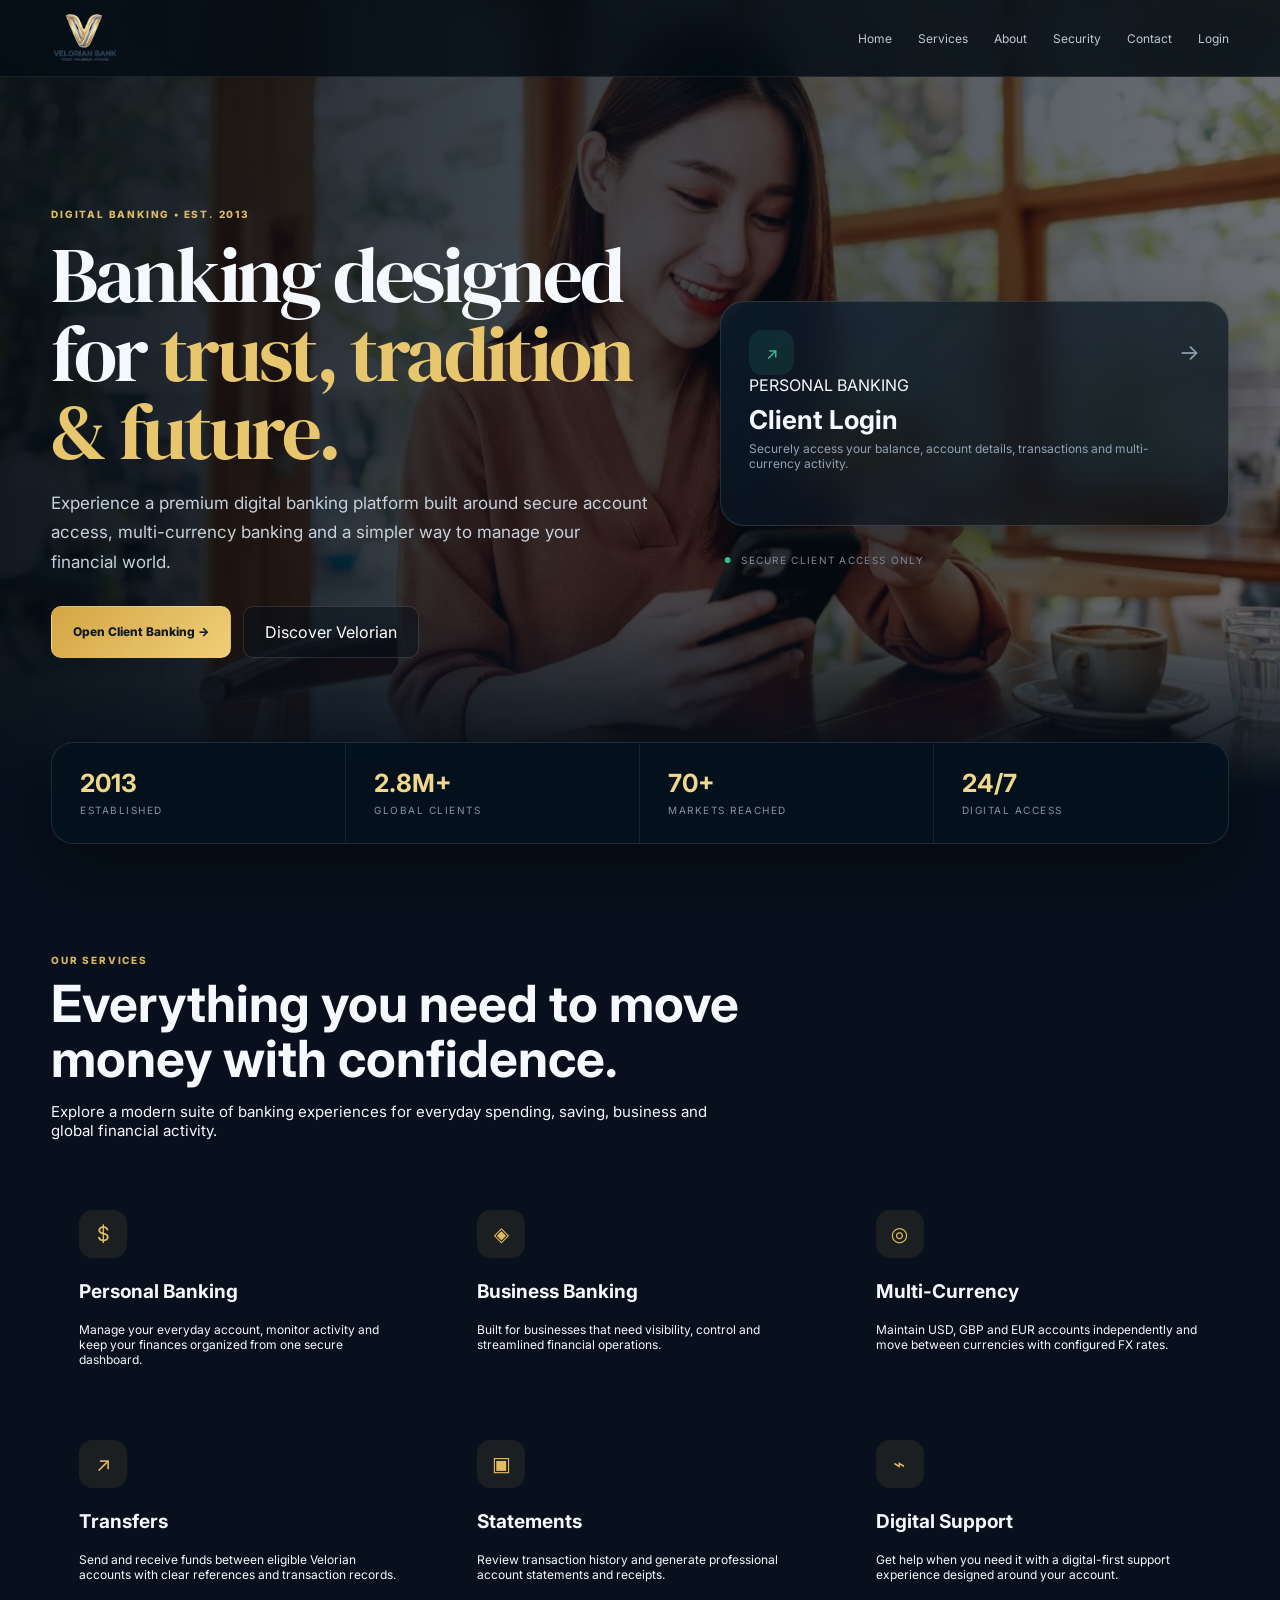
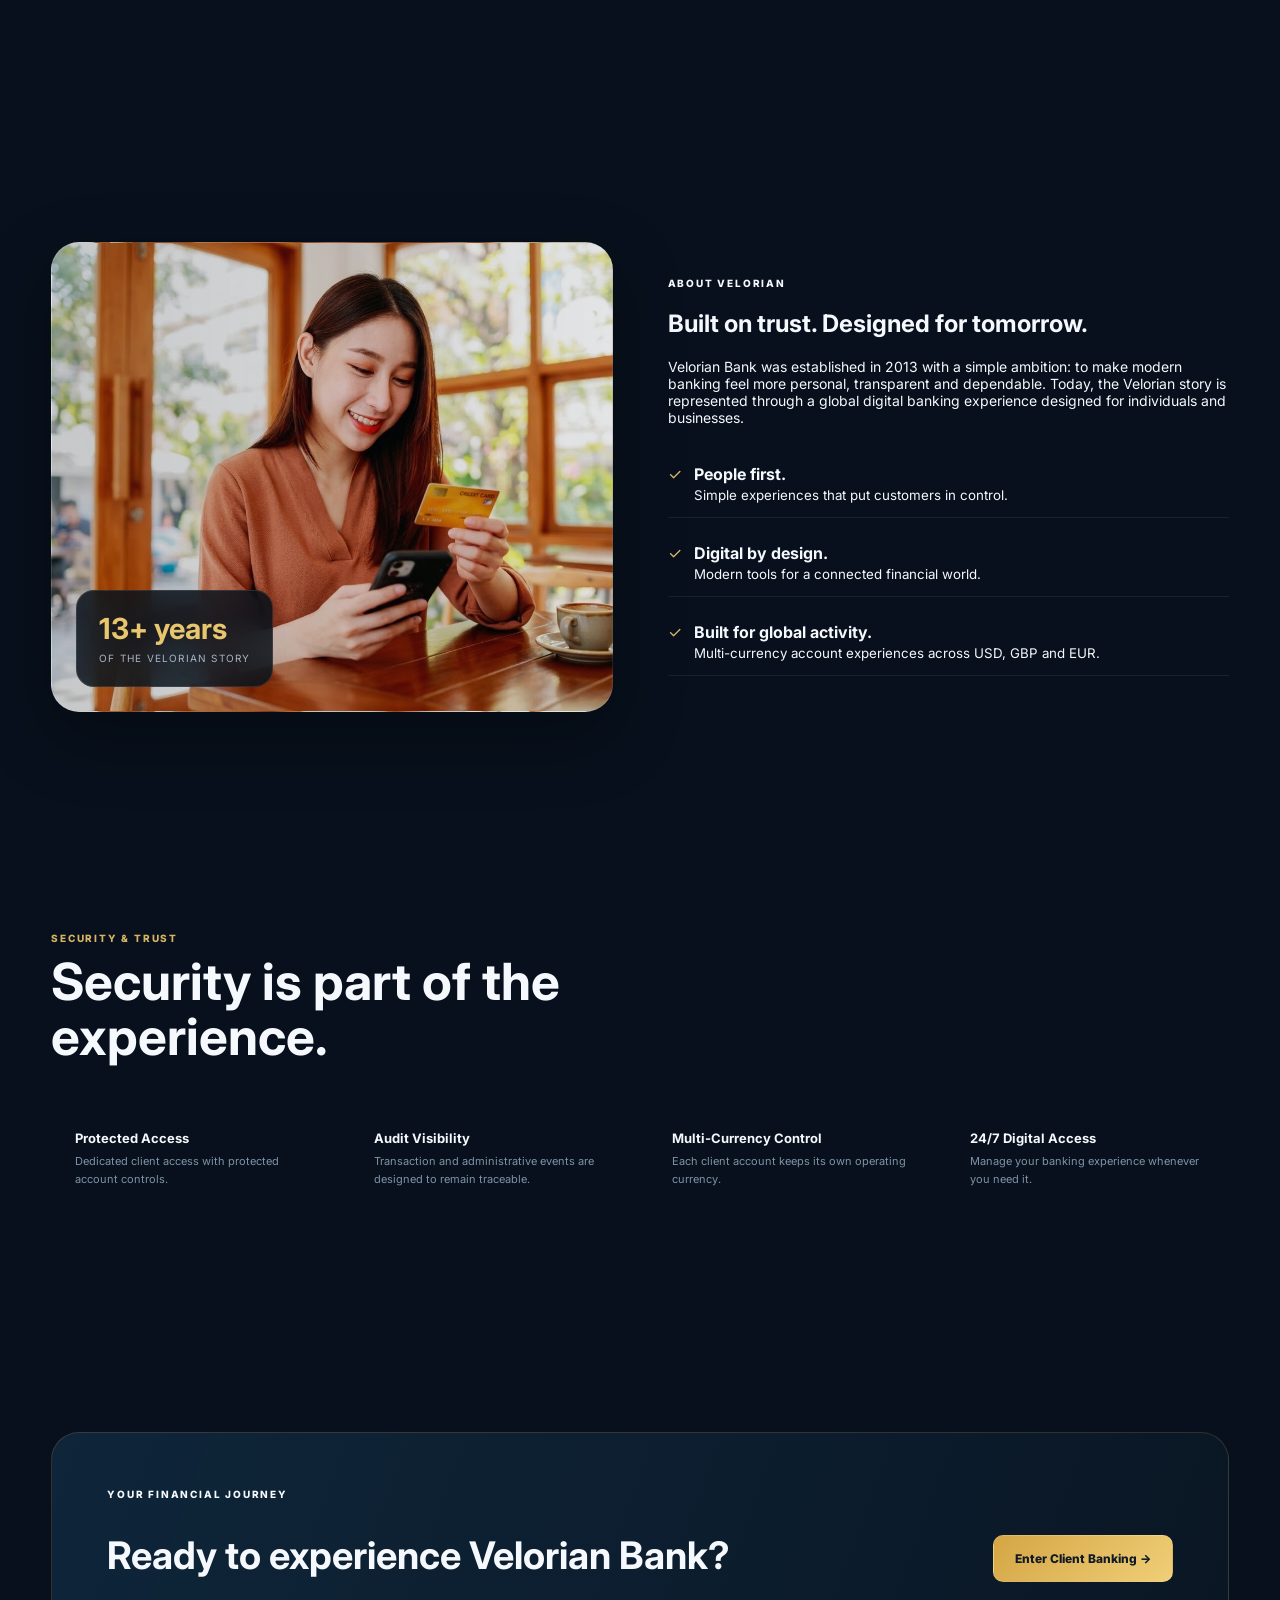
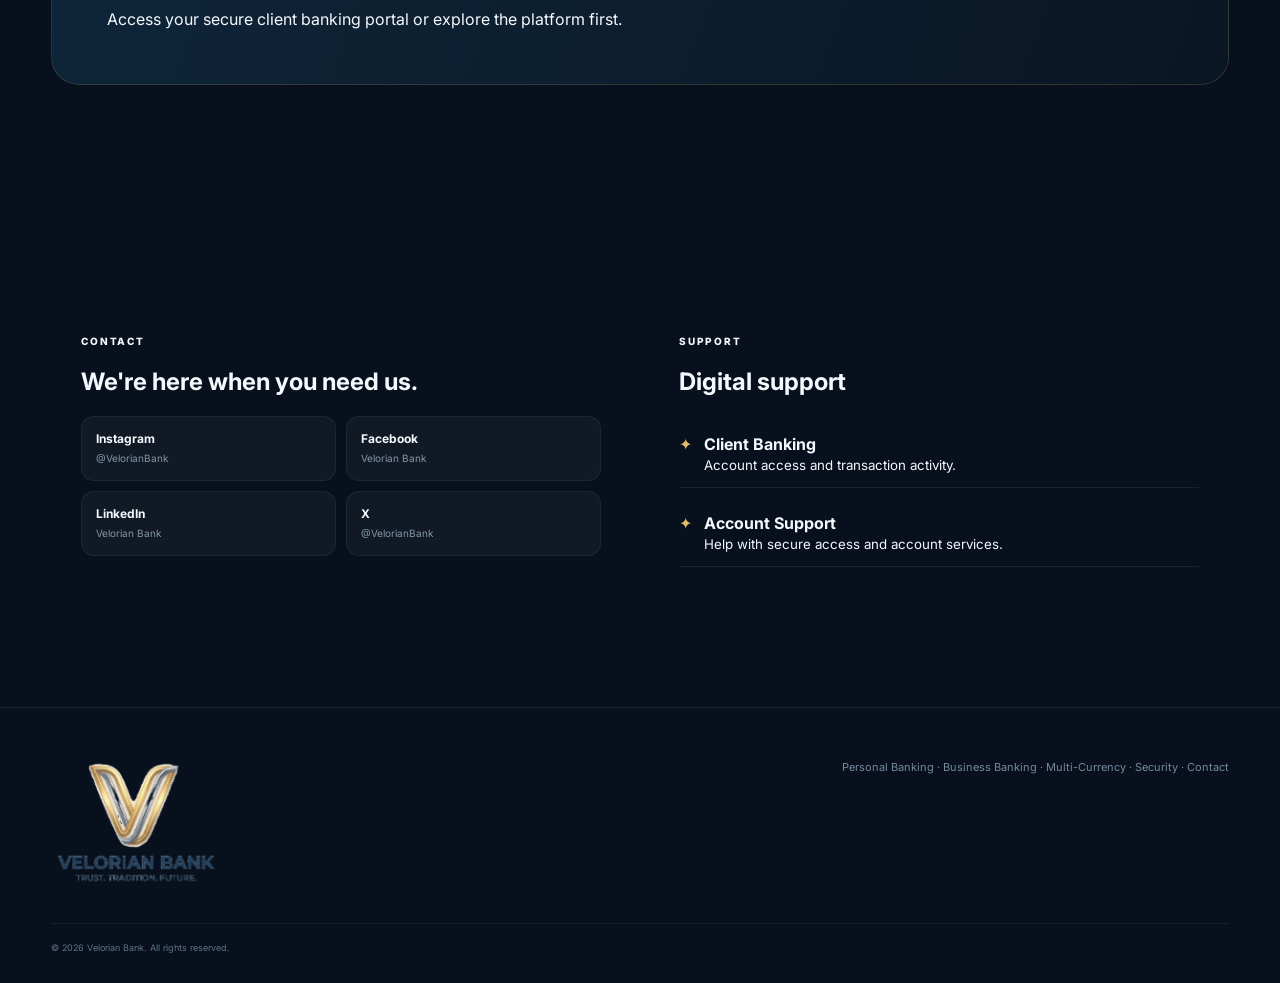
<file: index.html>
<!DOCTYPE html>
<html lang="en">
<head>
  <meta charset="UTF-8">
  <meta name="viewport" content="width=device-width, initial-scale=1.0">
  <meta name="description" content="Velorian Bank — secure digital banking for clients.">
  <title>Velorian Bank — Banking Beyond Boundaries</title>
  <link rel="preconnect" href="https://fonts.googleapis.com">
  <link rel="preconnect" href="https://fonts.gstatic.com" crossorigin>
  <link href="https://fonts.googleapis.com/css2?family=Inter:wght@400;500;600;700;800&family=Plus+Jakarta+Sans:wght@500;600;700;800&family=DM+Serif+Display&display=swap" rel="stylesheet">
  <style>
    .site-header{position:fixed;top:0;left:0;right:0;z-index:100;background:rgba(4,12,21,.78);border-bottom:1px solid rgba(255,255,255,.08);backdrop-filter:blur(18px);-webkit-backdrop-filter:blur(18px)}
    .nav-wrap{width:min(1240px,92%);height:76px;margin:auto;display:flex;align-items:center;gap:34px}.site-logo{width:190px;height:52px;object-fit:contain;mix-blend-mode:screen;flex:0 0 auto}.site-nav{display:flex;align-items:center;gap:25px;margin-left:auto}.site-nav a,.nav-button{font-size:12px;color:#bdc8d4;background:none;border:0;padding:9px 0;cursor:pointer}.site-nav a:hover,.nav-button:hover{color:#f1d78c}.nav-login{padding:11px 18px!important;border:1px solid rgba(213,169,79,.6)!important;border-radius:10px;color:#f5d98c!important}.menu-btn{display:none;border:1px solid rgba(255,255,255,.1);background:rgba(255,255,255,.05);color:white;border-radius:10px;padding:9px 11px}
    .hero2{min-height:790px;padding-top:76px;display:flex;align-items:center;position:relative;background:linear-gradient(90deg,rgba(2,9,16,.92) 0%,rgba(3,13,23,.72) 43%,rgba(3,10,18,.52) 100%),url('assets/backgrounds/homepage-bg.jpg') center/cover no-repeat}.hero2:after{content:"";position:absolute;inset:auto 0 0;height:180px;background:linear-gradient(transparent,var(--bg));pointer-events:none}.hero-inner{width:min(1240px,92%);margin:auto;display:grid;grid-template-columns:1fr .85fr;gap:70px;align-items:center;position:relative;z-index:2}.hero-copy{padding:55px 0}.hero-copy .eyebrow{color:#e0bb67}.hero-copy h1{font-family:"DM Serif Display",Georgia,serif;font-weight:400;font-size:clamp(52px,6.2vw,88px);line-height:.99;letter-spacing:-.04em;max-width:760px;margin:16px 0}.hero-copy h1 span{color:#e8c66e}.hero-copy p{font-size:17px;max-width:600px;color:#c5d0db;line-height:1.75}.hero-actions{display:flex;gap:12px;flex-wrap:wrap;margin-top:28px}.hero-btn{display:inline-flex;align-items:center;gap:10px;padding:15px 21px;border-radius:10px;font-weight:800;font-size:12px;border:1px solid rgba(255,255,255,.13)}.hero-btn.primary{background:linear-gradient(135deg,#d4a544,#f0cf78);color:#101a25}.hero-btn.secondary{background:rgba(4,15,25,.5);color:white}.hero-side{display:grid;gap:16px}.portal-card2{min-height:180px;padding:28px;border:1px solid rgba(255,255,255,.13);border-radius:24px;background:linear-gradient(145deg,rgba(14,30,47,.78),rgba(3,13,22,.68));backdrop-filter:blur(16px);box-shadow:0 28px 70px rgba(0,0,0,.32);transition:.25s}.portal-card2:hover{transform:translateY(-5px);border-color:rgba(225,190,100,.45)}.portal-card2 .top{display:flex;justify-content:space-between;align-items:center}.portal-card2 h2{font-size:26px;margin:9px 0 6px}.portal-card2 p{font-size:12px;margin:0}.portal-card2 .icon{width:45px;height:45px;border-radius:14px;display:grid;place-items:center;background:rgba(213,169,79,.12);color:#efc96e}.portal-card2.client .icon{background:rgba(49,213,155,.1);color:#31d59b}.portal-card2 .arrow{font-size:22px;color:#8fa0b1}.stat-bar{width:min(1240px,92%);margin:-48px auto 0;position:relative;z-index:4;display:grid;grid-template-columns:repeat(4,1fr);background:rgba(5,18,30,.92);border:1px solid rgba(255,255,255,.11);border-radius:22px;backdrop-filter:blur(20px);box-shadow:0 25px 70px rgba(0,0,0,.35);overflow:hidden}.stat{padding:25px 28px;border-right:1px solid rgba(255,255,255,.07)}.stat:last-child{border-right:0}.stat strong{display:block;font-size:25px;color:#f1d78c}.stat span{font-size:10px;text-transform:uppercase;letter-spacing:.15em;color:#8294a7}.section{width:min(1240px,92%);margin:0 auto;padding:110px 0}.section-head{max-width:700px;margin-bottom:42px}.section-head .eyebrow{color:#d7b461}.section-head h2{font-size:clamp(32px,4vw,52px);line-height:1.08;margin:10px 0}.section-head p{font-size:15px}.service-grid{display:grid;grid-template-columns:repeat(3,1fr);gap:17px}.service-card{padding:28px;min-height:210px;border-radius:22px}.service-card .svc-icon{width:48px;height:48px;border-radius:14px;display:grid;place-items:center;background:rgba(213,169,79,.1);color:#e3bc61;font-size:20px;margin-bottom:22px}.service-card h3{font-size:19px}.service-card p{font-size:12px;margin-bottom:0}.about-wrap{display:grid;grid-template-columns:1fr 1fr;gap:55px;align-items:center}.about-image{min-height:470px;border-radius:28px;background:linear-gradient(90deg,rgba(2,11,19,.22),rgba(2,11,19,.1)),url('assets/backgrounds/homepage-bg.jpg') center/cover;box-shadow:var(--shadow);border:1px solid var(--border);position:relative;overflow:hidden}.about-badge{position:absolute;left:24px;bottom:24px;padding:20px 22px;border-radius:18px;background:rgba(4,15,25,.82);backdrop-filter:blur(16px);border:1px solid rgba(255,255,255,.1)}.about-badge strong{font-size:29px;color:#e8c66e;display:block}.about-badge span{font-size:10px;color:#a7b5c4;text-transform:uppercase;letter-spacing:.12em}.about-copy p{font-size:14px}.about-list{display:grid;gap:12px;margin-top:25px}.about-list div{display:flex;gap:12px;align-items:flex-start;padding:13px 0;border-bottom:1px solid rgba(255,255,255,.07)}.check{color:#e1bd68}.cta{padding:55px;border-radius:28px;background:linear-gradient(110deg,rgba(15,39,60,.95),rgba(11,23,37,.9));border:1px solid rgba(213,169,79,.18);display:flex;justify-content:space-between;align-items:center;gap:30px}.cta h2{font-size:38px}.cta p{margin:8px 0 0;max-width:650px}.security-grid{display:grid;grid-template-columns:repeat(4,1fr);gap:16px}.security-card{padding:24px;border-radius:20px}.security-card strong{display:block;font-size:13px}.security-card span{display:block;color:#7f92a7;font-size:11px;line-height:1.6;margin-top:7px}.contact-grid{display:grid;grid-template-columns:1fr 1fr;gap:18px}.contact-card{padding:30px;border-radius:22px}.socials{display:grid;grid-template-columns:repeat(2,1fr);gap:10px;margin-top:18px}.social{padding:14px;border-radius:13px;background:rgba(255,255,255,.04);border:1px solid rgba(255,255,255,.06)}.social strong{display:block;font-size:12px}.social span{color:#8497aa;font-size:10px}.site-footer{border-top:1px solid rgba(255,255,255,.07);padding:50px 0 30px}.footer-inner{width:min(1240px,92%);margin:auto;display:flex;justify-content:space-between;gap:30px;flex-wrap:wrap}.footer-logo{width:170px;mix-blend-mode:screen}.footer-copy{max-width:420px;color:#75899e;font-size:11px;line-height:1.7}.footer-bottom{width:min(1240px,92%);margin:30px auto 0;padding-top:18px;border-top:1px solid rgba(255,255,255,.06);display:flex;justify-content:space-between;color:#607488;font-size:9px}.modal-backdrop2{position:fixed;inset:0;z-index:300;background:rgba(0,0,0,.65);display:none;place-items:center;padding:20px}.modal-backdrop2.open{display:grid}.site-modal{width:min(680px,100%);max-height:85vh;overflow:auto;padding:34px;border-radius:24px;background:#0a1928;border:1px solid rgba(255,255,255,.12);box-shadow:0 40px 100px rgba(0,0,0,.5);position:relative}.site-modal h2{font-size:30px}.close-modal{position:absolute;right:18px;top:18px;border:0;background:rgba(255,255,255,.06);color:white;width:34px;height:34px;border-radius:10px}.modal-stat-grid{display:grid;grid-template-columns:repeat(3,1fr);gap:10px;margin:25px 0}.modal-stat{padding:17px;border-radius:14px;background:rgba(255,255,255,.04);border:1px solid rgba(255,255,255,.06)}.modal-stat strong{display:block;color:#e9c66f;font-size:20px}.modal-stat span{font-size:9px;color:#7e91a4;text-transform:uppercase;letter-spacing:.08em}.mobile-only{display:none}

    .client-only-portal{max-width:620px;width:100%;margin-left:auto}.client-only-portal .portal-card2{min-height:225px}.client-access-note{display:flex;align-items:center;gap:9px;margin:12px 4px 0;color:#91a1b1;font-size:10px;text-transform:uppercase;letter-spacing:.13em}.note-dot{color:#31d59b;font-size:8px}
    @media(max-width:900px){.site-nav{display:none}.menu-btn{display:block;margin-left:auto}.nav-wrap{height:68px}.site-logo{width:165px}.hero2{min-height:900px}.hero-inner{grid-template-columns:1fr;gap:30px}.hero-copy{padding-top:75px}.hero-side{grid-template-columns:1fr 1fr}.stat-bar{grid-template-columns:repeat(2,1fr);margin-top:-20px}.stat:nth-child(2){border-right:0}.stat:nth-child(-n+2){border-bottom:1px solid rgba(255,255,255,.07)}.service-grid,.security-grid{grid-template-columns:1fr 1fr}.about-wrap,.contact-grid{grid-template-columns:1fr}.about-image{min-height:360px}}
    @media(max-width:600px){.nav-wrap{width:94%}.site-logo{width:145px}.hero-copy h1{font-size:50px}.hero-copy p{font-size:14px}.hero-side{grid-template-columns:1fr}.stat-bar{grid-template-columns:1fr 1fr;width:94%}.stat{padding:18px 15px}.stat strong{font-size:19px}.section{padding:75px 0}.service-grid,.security-grid{grid-template-columns:1fr}.cta{padding:30px;display:block}.cta h2{font-size:29px}.cta .hero-btn{margin-top:20px}.footer-bottom{display:block;line-height:2}.modal-stat-grid{grid-template-columns:1fr}.socials{grid-template-columns:1fr}.mobile-nav.open{display:grid}.mobile-nav{display:none;position:absolute;top:68px;left:3%;right:3%;padding:16px;border-radius:16px;background:rgba(5,15,25,.97);border:1px solid rgba(255,255,255,.1);box-shadow:0 20px 60px rgba(0,0,0,.4)}.mobile-nav a,.mobile-nav button{padding:13px;border:0;background:none;color:#d4deea;text-align:left}.mobile-only{display:block}}
  </style>

  <style id="landing-fix">
    /* SELF-CONTAINED HOMEPAGE FIX: keeps the landing page styled even if an extracted
       folder is opened before external CSS finishes loading. */
    :root{--bg:#07101c;--text:#f5f8fc;--muted:#91a2b6;--gold:#d5a94f;--gold-soft:#f1d78c;--border:rgba(255,255,255,.09);--shadow:0 24px 70px rgba(0,0,0,.32)}
    html{scroll-behavior:smooth}
    *{box-sizing:border-box}
    body.landing-body{margin:0;min-height:100vh;overflow-x:hidden;background:#07101c;color:var(--text);font-family:Inter,system-ui,-apple-system,BlinkMacSystemFont,"Segoe UI",sans-serif}
    body.landing-body a{color:inherit;text-decoration:none}
    body.landing-body button{font:inherit;cursor:pointer}
    .site-header{position:fixed!important;top:0;left:0;right:0;z-index:100;background:rgba(4,12,21,.84)!important;border-bottom:1px solid rgba(255,255,255,.08);backdrop-filter:blur(18px);-webkit-backdrop-filter:blur(18px)}
    .nav-wrap{width:min(1240px,92%);height:76px;margin:auto;display:flex;align-items:center;gap:34px}
    .site-logo{width:180px;height:52px;object-fit:contain;object-position:left center;flex:0 0 auto;display:block}
    .site-nav{display:flex!important;align-items:center;gap:26px;margin-left:auto}
    .site-nav a,.nav-button{font-family:Inter,system-ui,sans-serif!important;font-size:12px!important;color:#bdc8d4!important;background:transparent!important;border:0!important;padding:9px 0!important;cursor:pointer}
    .site-nav a:hover,.nav-button:hover{color:#f1d78c!important}
    .nav-login{padding:11px 18px!important;border:1px solid rgba(213,169,79,.65)!important;border-radius:10px;color:#f5d98c!important}
    .menu-btn{display:none;border:1px solid rgba(255,255,255,.1);background:rgba(255,255,255,.05);color:white;border-radius:10px;padding:9px 11px}
    .mobile-nav{display:none!important;position:absolute;top:76px;left:4%;right:4%;padding:16px;border-radius:16px;background:rgba(5,15,25,.98);border:1px solid rgba(255,255,255,.1);box-shadow:0 20px 60px rgba(0,0,0,.45)}
    .mobile-nav.open{display:grid!important}
    .mobile-nav a,.mobile-nav button{padding:13px;border:0;background:none;color:#d4deea;text-align:left}
    .hero2{min-height:790px;padding-top:76px;display:flex;align-items:center;position:relative;background:linear-gradient(90deg,rgba(2,9,16,.93) 0%,rgba(3,13,23,.76) 43%,rgba(3,10,18,.58) 100%),url('assets/backgrounds/homepage-bg.jpg') center/cover no-repeat}
    .hero2:after{content:"";position:absolute;inset:auto 0 0;height:180px;background:linear-gradient(transparent,#07101c);pointer-events:none}
    .hero-inner{width:min(1240px,92%);margin:auto;display:grid;grid-template-columns:1fr .85fr;gap:70px;align-items:center;position:relative;z-index:2}
    .hero-copy{padding:55px 0}.hero-copy .eyebrow{color:#e0bb67}.eyebrow{display:block;font-size:10px;font-weight:800;letter-spacing:.18em;text-transform:uppercase}
    .hero-copy h1{font-family:"DM Serif Display",Georgia,serif;font-weight:400;font-size:clamp(52px,6.2vw,88px);line-height:.99;letter-spacing:-.04em;max-width:760px;margin:16px 0}.hero-copy h1 span{color:#e8c66e}
    .hero-copy p{font-size:17px;max-width:600px;color:#c5d0db;line-height:1.75}.hero-actions{display:flex;gap:12px;flex-wrap:wrap;margin-top:28px}
    .hero-btn{display:inline-flex;align-items:center;gap:10px;padding:15px 21px;border-radius:10px;font-weight:800;font-size:12px;border:1px solid rgba(255,255,255,.13)}
    .hero-btn.primary{background:linear-gradient(135deg,#d4a544,#f0cf78);color:#101a25}.hero-btn.secondary{background:rgba(4,15,25,.5);color:white}
    .hero-side{display:grid;gap:16px}.portal-card2{min-height:180px;padding:28px;border:1px solid rgba(255,255,255,.13);border-radius:24px;background:linear-gradient(145deg,rgba(14,30,47,.78),rgba(3,13,22,.68));backdrop-filter:blur(16px);box-shadow:0 28px 70px rgba(0,0,0,.32);transition:.25s}
    .portal-card2:hover{transform:translateY(-5px);border-color:rgba(225,190,100,.45)}.portal-card2 .top{display:flex;justify-content:space-between;align-items:center}.portal-card2 h2{font-family:Inter,system-ui,sans-serif;font-size:26px;margin:9px 0 6px}.portal-card2 p{font-size:12px;margin:0;color:#91a2b6}.portal-card2 .icon{width:45px;height:45px;border-radius:14px;display:grid;place-items:center;background:rgba(213,169,79,.12);color:#efc96e}.portal-card2.client .icon{background:rgba(49,213,155,.1);color:#31d59b}.portal-card2 .arrow{font-size:22px;color:#8fa0b1}
    .stat-bar{width:min(1240px,92%);margin:-48px auto 0;position:relative;z-index:4;display:grid;grid-template-columns:repeat(4,1fr);background:rgba(5,18,30,.94);border:1px solid rgba(255,255,255,.11);border-radius:22px;backdrop-filter:blur(20px);box-shadow:0 25px 70px rgba(0,0,0,.35);overflow:hidden}.stat{padding:25px 28px;border-right:1px solid rgba(255,255,255,.07)}.stat:last-child{border-right:0}.stat strong{display:block;font-size:25px;color:#f1d78c}.stat span{font-size:10px;text-transform:uppercase;letter-spacing:.15em;color:#8294a7}
    .section{width:min(1240px,92%);margin:0 auto;padding:110px 0}.section-head{max-width:700px;margin-bottom:42px}.section-head .eyebrow{color:#d7b461}.section-head h2{font-family:Inter,system-ui,sans-serif;font-size:clamp(32px,4vw,52px);line-height:1.08;margin:10px 0}.section-head p{font-size:15px}
    .service-grid{display:grid;grid-template-columns:repeat(3,1fr);gap:17px}.service-card{padding:28px;min-height:210px;border-radius:22px}.service-card .svc-icon{width:48px;height:48px;border-radius:14px;display:grid;place-items:center;background:rgba(213,169,79,.1);color:#e3bc61;font-size:20px;margin-bottom:22px}.service-card h3{font-size:19px}.service-card p{font-size:12px;margin-bottom:0}
    .about-wrap{display:grid;grid-template-columns:1fr 1fr;gap:55px;align-items:center}.about-image{min-height:470px;border-radius:28px;background:linear-gradient(90deg,rgba(2,11,19,.22),rgba(2,11,19,.1)),url('assets/backgrounds/homepage-bg.jpg') center/cover;box-shadow:var(--shadow);border:1px solid var(--border);position:relative;overflow:hidden}.about-badge{position:absolute;left:24px;bottom:24px;padding:20px 22px;border-radius:18px;background:rgba(4,15,25,.82);backdrop-filter:blur(16px);border:1px solid rgba(255,255,255,.1)}.about-badge strong{font-size:29px;color:#e8c66e;display:block}.about-badge span{font-size:10px;color:#a7b5c4;text-transform:uppercase;letter-spacing:.12em}.about-copy p{font-size:14px}.about-list{display:grid;gap:12px;margin-top:25px}.about-list div{display:flex;gap:12px;align-items:flex-start;padding:13px 0;border-bottom:1px solid rgba(255,255,255,.07)}.check{color:#e1bd68}
    .cta{padding:55px;border-radius:28px;background:linear-gradient(110deg,rgba(15,39,60,.95),rgba(11,23,37,.9));border:1px solid rgba(213,169,79,.18);display:flex;justify-content:space-between;align-items:center;gap:30px}.cta h2{font-size:38px}.cta p{margin:8px 0 0;max-width:650px}.security-grid{display:grid;grid-template-columns:repeat(4,1fr);gap:16px}.security-card{padding:24px;border-radius:20px}.security-card strong{display:block;font-size:13px}.security-card span{display:block;color:#7f92a7;font-size:11px;line-height:1.6;margin-top:7px}.contact-grid{display:grid;grid-template-columns:1fr 1fr;gap:18px}.contact-card{padding:30px;border-radius:22px}.socials{display:grid;grid-template-columns:repeat(2,1fr);gap:10px;margin-top:18px}.social{padding:14px;border-radius:13px;background:rgba(255,255,255,.04);border:1px solid rgba(255,255,255,.06)}.social strong{display:block;font-size:12px}.social span{color:#8497aa;font-size:10px}
    .site-footer{border-top:1px solid rgba(255,255,255,.07);padding:50px 0 30px}.footer-inner{width:min(1240px,92%);margin:auto;display:flex;justify-content:space-between;gap:30px;flex-wrap:wrap}.footer-logo{width:170px}.footer-copy{max-width:420px;color:#75899e;font-size:11px;line-height:1.7}.footer-bottom{width:min(1240px,92%);margin:30px auto 0;padding-top:18px;border-top:1px solid rgba(255,255,255,.06);display:flex;justify-content:space-between;color:#607488;font-size:9px}
    .modal-backdrop2{position:fixed;inset:0;z-index:300;background:rgba(0,0,0,.65);display:none;place-items:center;padding:20px}.modal-backdrop2.open{display:grid}.site-modal{width:min(680px,100%);max-height:85vh;overflow:auto;padding:34px;border-radius:24px;background:#0a1928;border:1px solid rgba(255,255,255,.12);box-shadow:0 40px 100px rgba(0,0,0,.5);position:relative}.site-modal h2{font-size:30px}.close-modal{position:absolute;right:18px;top:18px;border:0;background:rgba(255,255,255,.06);color:white;width:34px;height:34px;border-radius:10px}.modal-stat-grid{display:grid;grid-template-columns:repeat(3,1fr);gap:10px;margin:25px 0}.modal-stat{padding:17px;border-radius:14px;background:rgba(255,255,255,.04);border:1px solid rgba(255,255,255,.06)}.modal-stat strong{display:block;color:#e9c66f;font-size:20px}.modal-stat span{font-size:9px;color:#7e91a4;text-transform:uppercase;letter-spacing:.08em}
    @media(max-width:900px){.site-nav{display:none!important}.menu-btn{display:block;margin-left:auto}.nav-wrap{height:68px}.mobile-nav{top:68px}.hero2{min-height:900px}.hero-inner{grid-template-columns:1fr;gap:30px}.hero-copy{padding-top:75px}.hero-side{grid-template-columns:1fr 1fr}.stat-bar{grid-template-columns:repeat(2,1fr);margin-top:-20px}.stat:nth-child(2){border-right:0}.stat:nth-child(-n+2){border-bottom:1px solid rgba(255,255,255,.07)}.service-grid,.security-grid{grid-template-columns:1fr 1fr}.about-wrap,.contact-grid{grid-template-columns:1fr}.about-image{min-height:360px}}
    @media(max-width:600px){.nav-wrap{width:94%}.site-logo{width:150px}.hero-copy h1{font-size:50px}.hero-copy p{font-size:14px}.hero-side{grid-template-columns:1fr}.stat-bar{grid-template-columns:1fr 1fr;width:94%}.stat{padding:18px 15px}.stat strong{font-size:19px}.section{padding:75px 0}.service-grid,.security-grid{grid-template-columns:1fr}.cta{padding:30px;display:block}.cta h2{font-size:29px}.cta .hero-btn{margin-top:20px}.footer-bottom{display:block;line-height:2}.modal-stat-grid{grid-template-columns:1fr}.socials{grid-template-columns:1fr}}
  </style>


  <link rel="stylesheet" href="css/preloader.css">
</head>
<body class="landing-body">
  <div id="vb-preloader" aria-label="Loading Velorian Bank" role="status">
    <div class="vb-loader-shell">
      <div class="vb-loader-mark">
        <span class="vb-loader-ring"></span>
        <img class="vb-loader-logo" src="assets/logo-transparent.png" alt="Velorian Bank">
      </div>
      <p class="vb-loader-name">Velorian Bank</p>
      <p class="vb-loader-status">Securing your banking experience</p>
      <div class="vb-loader-progress" aria-hidden="true"></div>
    </div>
  </div>

<header class="site-header">
  <div class="nav-wrap">
    <a href="index.html"><img src="assets/logo-transparent.png" class="site-logo" alt="Velorian Bank"></a>
    <nav class="site-nav">
      <a href="#home">Home</a><a href="#services">Services</a>
      <button class="nav-button" data-open="aboutModal">About</button>
      <a href="#security">Security</a><button class="nav-button" data-open="contactModal">Contact</button>
      <a class="nav-login" href="client-login.html">Login</a>
    </nav>
    <button class="menu-btn" id="menuBtn">☰</button>
  </div>
  <div class="mobile-nav" id="mobileNav" style="display:none;">
    <a href="#home">Home</a><a href="#services">Services</a><button data-open="aboutModal">About</button><a href="#security">Security</a><button data-open="contactModal">Contact</button><a href="client-login.html">Client Login</a>
  </div>
</header>

<main id="home">
<section class="hero2">
  <div class="hero-inner">
    <div class="hero-copy">
      <span class="eyebrow">DIGITAL BANKING • EST. 2013</span>
      <h1>Banking designed for <span>trust, tradition & future.</span></h1>
      <p>Experience a premium digital banking platform built around secure account access, multi-currency banking and a simpler way to manage your financial world.</p>
      <div class="hero-actions"><a class="hero-btn primary" href="client-login.html">Open Client Banking →</a><button class="hero-btn secondary" data-open="aboutModal">Discover Velorian</button></div>
    </div>
    <div class="hero-side client-only-portal">
      <a class="portal-card2 client" href="client-login.html"><div class="top"><div class="icon">↗</div><span class="arrow">→</span></div><span class="card-kicker">PERSONAL BANKING</span><h2>Client Login</h2><p>Securely access your balance, account details, transactions and multi-currency activity.</p></a>
      <div class="client-access-note"><span class="note-dot">●</span><span>Secure client access only</span></div>
    </div>
  </div>
</section>

<div class="stat-bar">
  <div class="stat"><strong>2013</strong><span>Established</span></div><div class="stat"><strong>2.8M+</strong><span>Global Clients</span></div><div class="stat"><strong>70+</strong><span>Markets Reached</span></div><div class="stat"><strong>24/7</strong><span>Digital Access</span></div>
</div>

<section class="section" id="services">
  <div class="section-head"><span class="eyebrow">OUR SERVICES</span><h2>Everything you need to move money with confidence.</h2><p>Explore a modern suite of banking experiences for everyday spending, saving, business and global financial activity.</p></div>
  <div class="service-grid">
    <article class="service-card glass"><div class="svc-icon">$</div><h3>Personal Banking</h3><p>Manage your everyday account, monitor activity and keep your finances organized from one secure dashboard.</p></article>
    <article class="service-card glass"><div class="svc-icon">◈</div><h3>Business Banking</h3><p>Built for businesses that need visibility, control and streamlined financial operations.</p></article>
    <article class="service-card glass"><div class="svc-icon">◎</div><h3>Multi-Currency</h3><p>Maintain USD, GBP and EUR accounts independently and move between currencies with configured FX rates.</p></article>
    <article class="service-card glass"><div class="svc-icon">↗</div><h3>Transfers</h3><p>Send and receive funds between eligible Velorian accounts with clear references and transaction records.</p></article>
    <article class="service-card glass"><div class="svc-icon">▣</div><h3>Statements</h3><p>Review transaction history and generate professional account statements and receipts.</p></article>
    <article class="service-card glass"><div class="svc-icon">⌁</div><h3>Digital Support</h3><p>Get help when you need it with a digital-first support experience designed around your account.</p></article>
  </div>
</section>

<section class="section">
  <div class="about-wrap">
    <div class="about-image"><div class="about-badge"><strong>13+ years</strong><span>of the Velorian story</span></div></div>
    <div class="about-copy"><span class="eyebrow">ABOUT VELORIAN</span><h2>Built on trust. Designed for tomorrow.</h2><p>Velorian Bank was established in 2013 with a simple ambition: to make modern banking feel more personal, transparent and dependable. Today, the Velorian story is represented through a global digital banking experience designed for individuals and businesses.</p><div class="about-list"><div><span class="check">✓</span><span><strong>People first.</strong><br><small>Simple experiences that put customers in control.</small></span></div><div><span class="check">✓</span><span><strong>Digital by design.</strong><br><small>Modern tools for a connected financial world.</small></span></div><div><span class="check">✓</span><span><strong>Built for global activity.</strong><br><small>Multi-currency account experiences across USD, GBP and EUR.</small></span></div></div></div>
  </div>
</section>

<section class="section" id="security">
  <div class="section-head"><span class="eyebrow">SECURITY & TRUST</span><h2>Security is part of the experience.</h2></div>
  <div class="security-grid"><div class="security-card glass"><strong>Protected Access</strong><span>Dedicated client access with protected account controls.</span></div><div class="security-card glass"><strong>Audit Visibility</strong><span>Transaction and administrative events are designed to remain traceable.</span></div><div class="security-card glass"><strong>Multi-Currency Control</strong><span>Each client account keeps its own operating currency.</span></div><div class="security-card glass"><strong>24/7 Digital Access</strong><span>Manage your banking experience whenever you need it.</span></div></div>
</section>

<section class="section">
  <div class="cta"><div><span class="eyebrow">YOUR FINANCIAL JOURNEY</span><h2>Ready to experience Velorian Bank?</h2><p>Access your secure client banking portal or explore the platform first.</p></div><a class="hero-btn primary" href="client-login.html">Enter Client Banking →</a></div>
</section>

<section class="section" id="contact">
  <div class="contact-grid"><div class="contact-card glass"><span class="eyebrow">CONTACT</span><h2>We're here when you need us.</h2><div class="socials"><div class="social"><strong>Instagram</strong><span>@VelorianBank</span></div><div class="social"><strong>Facebook</strong><span>Velorian Bank</span></div><div class="social"><strong>LinkedIn</strong><span>Velorian Bank</span></div><div class="social"><strong>X</strong><span>@VelorianBank</span></div></div></div><div class="contact-card glass"><span class="eyebrow">SUPPORT</span><h2>Digital support</h2><p></p><div class="about-list"><div><span class="check">✦</span><span><strong>Client Banking</strong><br><small>Account access and transaction activity.</small></span></div><div><span class="check">✦</span><span><strong>Account Support</strong><br><small>Help with secure access and account services.</small></span></div></div></div></div>
</section>
</main>

<footer class="site-footer"><div class="footer-inner"><div><img src="assets/logo-transparent.png" class="footer-logo" alt="Velorian Bank"></div><div class="footer-copy">Personal Banking · Business Banking · Multi-Currency · Security · Contact</div></div><div class="footer-bottom"><span>© 2026 Velorian Bank. All rights reserved.</span></div></footer>

<div class="modal-backdrop2" id="aboutModal"><div class="site-modal"><button class="close-modal" data-close>×</button><span class="eyebrow">ABOUT VELORIAN BANK</span><h2>Built on trust. Designed for tomorrow.</h2><p>Established in 2013, Velorian Bank has grown into a fictional global banking brand concept focused on premium digital experiences, multi-currency accounts and customer-first financial tools.</p><div class="modal-stat-grid"><div class="modal-stat"><strong>2013</strong><span>Established</span></div><div class="modal-stat"><strong>2.8M+</strong><span>Clients globally</span></div><div class="modal-stat"><strong>70+</strong><span>Markets</span></div></div></div></div>
<div class="modal-backdrop2" id="contactModal"><div class="site-modal"><button class="close-modal" data-close>×</button><span class="eyebrow">CONNECT WITH VELORIAN</span><h2>Contact & social channels</h2><p>Stay connected with Velorian Bank through our social channels.</p><div class="socials"><div class="social"><strong>Instagram</strong><span>@VelorianBank</span></div><div class="social"><strong>Facebook</strong><span>Velorian Bank</span></div><div class="social"><strong>LinkedIn</strong><span>Velorian Bank</span></div><div class="social"><strong>X</strong><span>@VelorianBank</span></div></div></div></div>
<script>
  const menuBtn=document.getElementById('menuBtn'),mobileNav=document.getElementById('mobileNav');
  menuBtn?.addEventListener('click',()=>mobileNav.classList.toggle('open'));
  document.querySelectorAll('[data-open]').forEach(btn=>btn.addEventListener('click',()=>{document.getElementById(btn.dataset.open)?.classList.add('open');mobileNav?.classList.remove('open')}));
  document.querySelectorAll('[data-close]').forEach(btn=>btn.addEventListener('click',()=>btn.closest('.modal-backdrop2')?.classList.remove('open')));
  document.querySelectorAll('.modal-backdrop2').forEach(m=>m.addEventListener('click',e=>{if(e.target===m)m.classList.remove('open')}));
  document.querySelectorAll('.mobile-nav a').forEach(a=>a.addEventListener('click',()=>mobileNav.classList.remove('open')));
</script>

  <script src="js/preloader.js"></script>
</body>
</html>
</file>
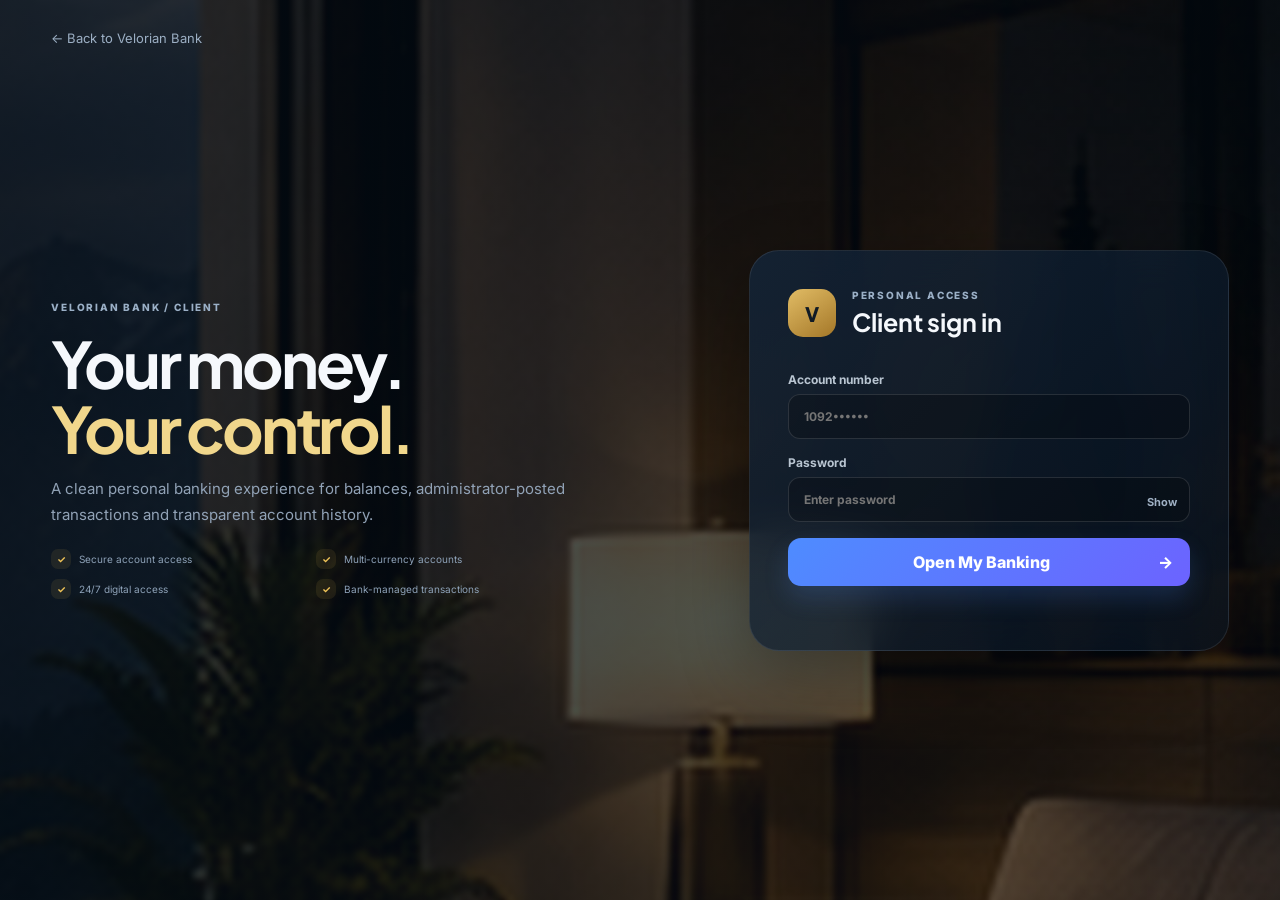
<file: client/index.html>
<!doctype html><html lang="en"><head><meta charset="utf-8"><meta name="viewport" content="width=device-width,initial-scale=1"><meta name="description" content="Velorian Bank digital banking prototype"><title>Personal Banking — Velorian Bank</title><link rel="preconnect" href="https://fonts.googleapis.com"><link rel="preconnect" href="https://fonts.gstatic.com" crossorigin><link href="https://fonts.googleapis.com/css2?family=Inter:wght@400;500;600;700;800&family=Plus+Jakarta+Sans:wght@600;700;800&display=swap" rel="stylesheet"><link rel="stylesheet" href="../css/styles.css">
  <link rel="stylesheet" href="../css/preloader.css">
</head>
<body class="app-body client-app">
  <div id="vb-preloader" aria-label="Loading Velorian Bank" role="status">
    <div class="vb-loader-shell">
      <div class="vb-loader-mark">
        <span class="vb-loader-ring"></span>
        <img class="vb-loader-logo" src="../assets/logo-transparent.png" alt="Velorian Bank">
      </div>
      <p class="vb-loader-name">Velorian Bank</p>
      <p class="vb-loader-status">Securing your banking experience</p>
      <div class="vb-loader-progress" aria-hidden="true"></div>
    </div>
  </div>
<div id="toast" class="toast"></div>
<header class="client-topbar"><a href="index.html" class="client-logo"><img src="../assets/logo.jfif" alt="Velorian Bank"></a><nav class="client-nav"><button id="notificationsBtnTop" class="icon-btn notification-btn" aria-label="Notifications">◔<span id="notificationCount" class="notification-count">0</span></button><span class="client-welcome">Welcome back, <strong id="clientNameTop">Client</strong></span><button id="clientLogout" class="logout-btn">↪ <span>Sign out</span></button></nav></header>
<main class="client-main">
<section class="dashboard-welcome-row">
  <div><span class="eyebrow">PERSONAL BANKING</span><h1>Good to see you, <span id="heroFirstName">Client</span>.</h1><p>Everything you need to monitor your Velorian Bank account in one place.</p></div>
  <div class="dashboard-status"><span class="status-chip"><i></i> Account active</span><span class="status-chip">24/7 digital access</span></div>
</section>

<section class="client-dashboard-grid">
  <div class="account-summary-card">
    <div class="summary-top"><div><span class="summary-label">AVAILABLE BALANCE</span><div class="summary-account" id="summaryAccountNumber">1092••••••</div></div><span class="summary-currency" id="summaryCurrency">USD</span></div>
    <div class="summary-balance" id="balanceValue">$0.00</div>
    <div class="summary-bottom"><span>Funds available for account activity</span><button id="toggleBalance" class="text-btn">Hide balance</button></div>
  </div>
  <div class="dashboard-panel glass"><div class="dashboard-panel-head"><div><span class="card-kicker">FINANCIAL SNAPSHOT</span><h2>Account activity</h2></div></div><div class="snapshot-grid"><div class="snapshot-card"><span>Total deposits</span><strong id="totalDeposits">$0.00</strong><small>Successful deposits</small></div><div class="snapshot-card"><span>Total withdrawals</span><strong id="totalWithdrawals">$0.00</strong><small>Successful withdrawals</small></div><div class="snapshot-card"><span>Transactions</span><strong id="transactionCount">0</strong><small>Recorded activities</small></div><div class="snapshot-card"><span>Account status</span><strong id="snapshotStatus">Active</strong><small>Current standing</small></div></div></div>
</section>

<section class="client-dashboard-actions">
  <button class="quick-action statement-action" id="openStatement"><span>▤</span><strong>Statements</strong><small>Generate an account statement</small></button>
  <button class="quick-action" id="notificationsBtn"><span>◔</span><strong>Notifications</strong><small>Review recent account alerts</small></button>
  <button class="quick-action" id="openPassword"><span>⌁</span><strong>Security</strong><small>Change your banking password</small></button>
  <button class="quick-action" id="openSupport"><span>?</span><strong>Support</strong><small>Get help with your account</small></button>
</section>

<section class="account-profile glass">
  <div class="profile-main"><div class="profile-avatar" id="profileAvatar">VB</div><div><span class="card-kicker">YOUR ACCOUNT</span><h2 id="profileName">Client</h2><p id="profileEmail">—</p></div></div>
  <div class="profile-meta"><div><span>Account number</span><strong id="profileAccountNumber">—</strong></div><div><span>Account type</span><strong id="profileType">Savings Account</strong></div><div><span>Member since</span><strong id="profileJoined">—</strong></div></div>
</section>

<section class="client-dashboard-grid">
  <div class="panel glass dashboard-activity"><div class="panel-head"><div><span class="card-kicker">ACCOUNT ACTIVITY</span><h2>Recent transactions</h2></div><div class="history-tools"><input id="historySearch" class="search-input" placeholder="Search transactions"><select id="historyFilter"><option value="all">All activity</option><option value="deposit">Deposits</option><option value="withdrawal">Withdrawals</option><option value="transfer_out">Transfers sent</option><option value="transfer_in">Transfers received</option></select></div></div><div class="table-wrap"><table><thead><tr><th>Reference</th><th>Transaction</th><th>Amount</th><th>Status</th><th>Date & time</th></tr></thead><tbody id="clientTransactions"></tbody></table></div></div>
  <div class="dashboard-side">
    <div class="dashboard-panel glass"><div class="dashboard-panel-head"><div><span class="card-kicker">ACCOUNT DETAILS</span><h2>Profile</h2></div></div><div class="account-details-list"><div><span>Account number</span><strong id="accountNumberHero">1092••••••</strong></div><div><span>Currency</span><strong id="profileCurrency">USD</strong></div><div><span>Status</span><strong id="profileStatus">Active</strong></div><div><span>Account type</span><strong id="profileTypeSide">Savings Account</strong></div></div></div>
    <div class="support-card"><span class="card-kicker">BANK SUPPORT</span><h3>Need help?</h3><p>Your account activity is managed by an authorized Velorian Bank administrator. Contact support if you need assistance with your account.</p><div class="support-actions"><button class="secondary-btn" id="openSupportSecondary">Contact support</button></div></div>
  </div>
</section>

<section class="dashboard-disclaimer">Transaction posting is controlled by the bank administrator. Clients can securely view balances, account details, notifications, statements and transaction history, but cannot independently create deposits, withdrawals or transfers.</section>

<section class="security-strip glass"><div><span class="card-kicker">ACCOUNT SECURITY</span><h3>Keep your banking access protected</h3><p>Update your password regularly and sign out when you finish.</p></div><button class="secondary-btn" id="openPasswordSecondary">Change password</button></section>
<footer class="client-footer"><span>© 2026 Velorian Bank</span><span>Trust. Tradition. Future.</span></footer></main>
<div class="modal-backdrop" id="statementModal"><div class="modal glass"><button class="modal-close" data-close="statementModal">×</button><span class="eyebrow">ACCOUNT DOCUMENTS</span><h2>Generate statement</h2><p class="modal-sub">Choose a period, then print or save the statement as PDF.</p><form id="statementForm" class="form-stack"><label>From date<input id="statementFrom" type="date"></label><label>To date<input id="statementTo" type="date"></label><button class="primary-btn" type="submit">Generate statement →</button></form></div></div>
<div class="modal-backdrop" id="passwordModal"><div class="modal glass"><button class="modal-close" data-close="passwordModal">×</button><span class="eyebrow">SECURITY</span><h2>Change password</h2><form id="ownPasswordForm" class="form-stack"><label>Current password<input id="currentPassword" type="password" required></label><label>New password<input id="newPassword" type="password" minlength="8" required></label><label>Confirm new password<input id="confirmPassword" type="password" minlength="8" required></label><button class="primary-btn" type="submit">Update password</button></form></div></div>
<div class="modal-backdrop" id="notificationsModal"><div class="modal glass wide-modal"><button class="modal-close" data-close="notificationsModal">×</button><span class="eyebrow">ACCOUNT NOTIFICATIONS</span><h2>Notifications</h2><div id="notificationsList" class="notifications-list"></div></div></div>
<div class="modal-backdrop" id="receiptModal"><div class="modal glass" id="receiptContent"></div></div>
<script src="../js/storage.js"></script><script src="../js/access-control.js"></script><script src="../js/client.js"></script>
  <script src="../js/preloader.js"></script>
</body></html>
</file>
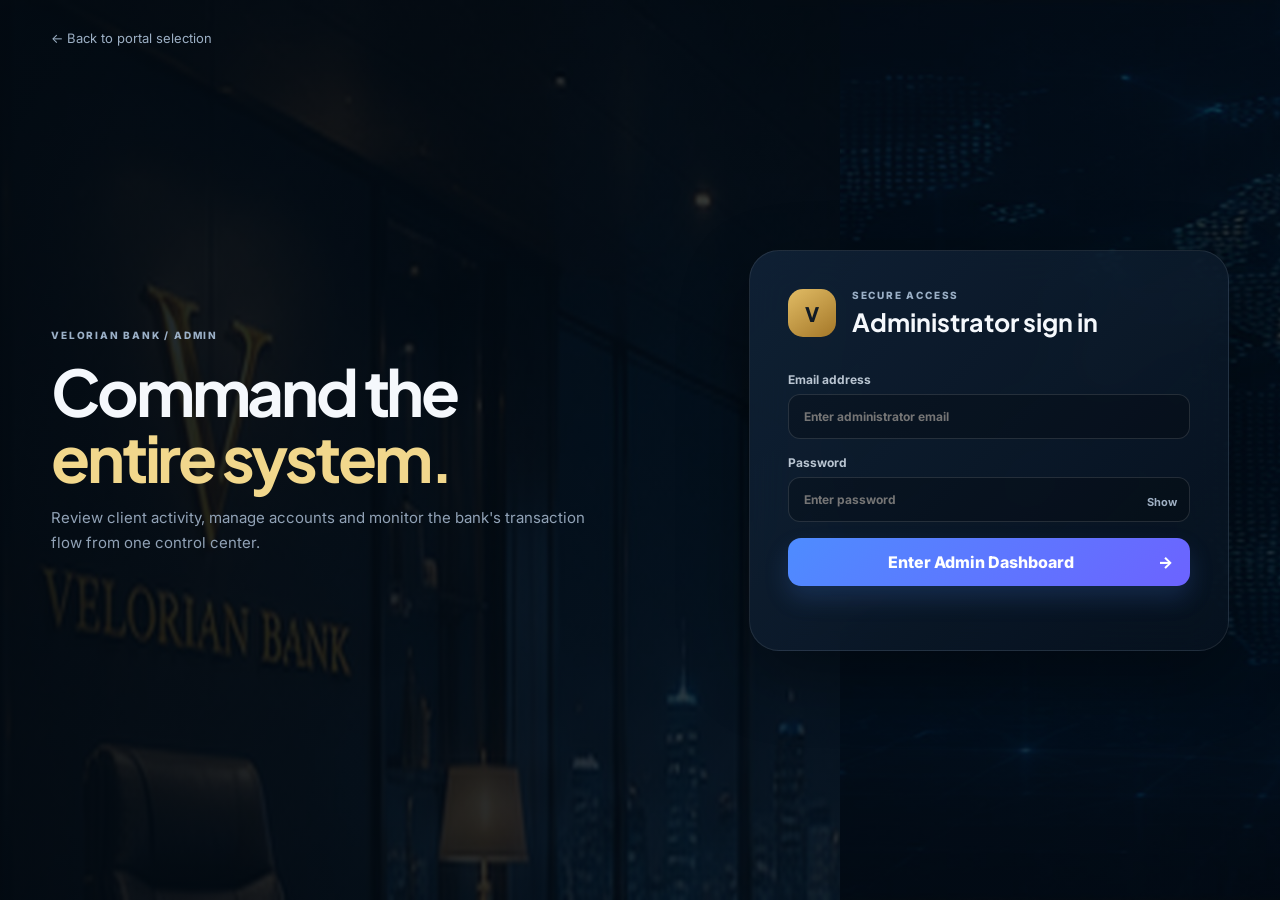
<file: control-center/index.html>
<!doctype html><html lang="en"><head><meta charset="utf-8"><meta name="robots" content="noindex,nofollow,noarchive">
  <meta name="viewport" content="width=device-width,initial-scale=1"><meta name="description" content="Velorian Bank administration portal"><title>Control Center — Velorian Bank</title><link rel="preconnect" href="https://fonts.googleapis.com"><link rel="preconnect" href="https://fonts.gstatic.com" crossorigin><link href="https://fonts.googleapis.com/css2?family=Inter:wght@400;500;600;700;800&family=Plus+Jakarta+Sans:wght@600;700;800&display=swap" rel="stylesheet"><link rel="stylesheet" href="../css/styles.css">
  <link rel="stylesheet" href="../css/preloader.css">
</head>
<body class="app-body">
  <div id="vb-preloader" aria-label="Loading Velorian Bank" role="status">
    <div class="vb-loader-shell">
      <div class="vb-loader-mark">
        <span class="vb-loader-ring"></span>
        <img class="vb-loader-logo" src="../assets/logo-transparent.png" alt="Velorian Bank">
      </div>
      <p class="vb-loader-name">Velorian Bank</p>
      <p class="vb-loader-status">Securing your banking experience</p>
      <div class="vb-loader-progress" aria-hidden="true"></div>
    </div>
  </div>
<div id="toast" class="toast"></div><div class="mobile-overlay" id="mobileOverlay"></div><aside class="sidebar" id="sidebar"><div class="sidebar-brand"><img src="../assets/logo.jfif" alt="Velorian Bank"></div><div class="side-role"><span class="status-dot"></span> Administrator</div><nav><button class="nav-item active" data-section="overview">◈ <span>Overview</span></button><button class="nav-item" data-section="clients">♙ <span>Clients</span></button><button class="nav-item" data-section="transactions">↕ <span>Transactions</span></button><button class="nav-item" data-section="audit">◫ <span>Audit log</span></button><button class="nav-item" data-section="settings">⚙ <span>System</span></button></nav><div class="sidebar-bottom"><div class="security-note"><span>✓</span><div><strong>System online</strong><small>Browser prototype</small></div></div><button id="resetBankData" class="logout-btn">↻ <span>Reset bank data</span></button><button id="adminLogout" class="logout-btn">↪ <span>Sign out</span></button></div></aside>
<main class="app-main"><header class="topbar"><button class="menu-btn" id="menuBtn">☰</button><div><span class="card-kicker">VELORIAN BANK / CONTROL CENTER</span><h1 id="pageTitle">System Overview</h1></div><div class="topbar-user"><div class="avatar">VA</div><div><strong>Hamza</strong><small>Administrator</small></div></div></header><div class="dashboard-content">
<section class="dashboard-section active" id="overviewSection"><div class="welcome-banner glass"><div><span class="eyebrow">BANKING OPERATIONS</span><h2>Good morning, Hamza.</h2><p>Monitor the bank, manage accounts and review every movement of funds.</p></div><button class="secondary-btn" id="quickAddClient">+ New client</button></div><div class="stats-grid" id="adminStats"></div><div class="analytics-grid"><div class="panel glass"><div class="panel-head"><div><span class="card-kicker">PERFORMANCE</span><h3>Transaction volume</h3></div><span class="muted">Last 7 days</span></div><div id="volumeChart" class="bar-chart"></div></div><div class="panel glass"><div class="panel-head"><div><span class="card-kicker">ACCOUNT HEALTH</span><h3>Portfolio status</h3></div></div><div id="statusBreakdown" class="status-breakdown"></div></div></div><div class="two-column"><div class="panel glass"><div class="panel-head"><div><span class="card-kicker">LATEST</span><h3>Recent transactions</h3></div><button class="text-btn" data-go="transactions">View all →</button></div><div class="table-wrap"><table><thead><tr><th>Client</th><th>Type</th><th>Amount</th><th>Status</th><th>Time</th></tr></thead><tbody id="recentTransactions"></tbody></table></div></div><div class="panel glass"><div class="panel-head"><div><span class="card-kicker">PORTFOLIO</span><h3>Top client balances</h3></div></div><div id="topClients" class="client-list"></div></div></div></section>
<section class="dashboard-section" id="clientsSection"><div class="section-heading"><div><span class="eyebrow">CLIENT DIRECTORY</span><h2>All client accounts</h2><p>Create, edit, freeze and manage every registered account.</p></div><button class="primary-btn compact" id="addClientBtn">+ Create client</button></div><div class="panel glass"><div class="toolbar"><input id="clientSearch" class="search-input" placeholder="Search name, email or account number..."><select id="clientStatusFilter"><option value="all">All statuses</option><option>Active</option><option>Frozen</option><option>Suspended</option><option>Closed</option></select><span id="clientCount" class="muted"></span></div><div class="table-wrap"><table><thead><tr><th>Client</th><th>Account</th><th>Balance</th><th>Activity</th><th>Status</th><th>Actions</th></tr></thead><tbody id="clientsTable"></tbody></table></div></div></section>
<section class="dashboard-section" id="transactionsSection"><div class="section-heading"><div><span class="eyebrow">SYSTEM LEDGER</span><h2>System transactions</h2><p>Complete movement-of-funds ledger across all client accounts.</p></div><button class="primary-btn" id="openPostTransaction">+ Post transaction</button></div><div class="panel glass"><div class="toolbar"><input id="transactionSearch" class="search-input" placeholder="Search client, account or reference..."><select id="transactionFilter"><option value="all">All types</option><option value="deposit">Deposits</option><option value="withdrawal">Withdrawals</option><option value="transfer_out">Transfers sent</option><option value="transfer_in">Transfers received</option></select><select id="transactionStatusFilter"><option value="all">All statuses</option><option>Success</option><option>Pending</option><option>Failed</option></select></div><div class="table-wrap"><table><thead><tr><th>Reference</th><th>Client</th><th>Account</th><th>Type</th><th>Amount</th><th>Status</th><th>Timestamp</th></tr></thead><tbody id="transactionsTable"></tbody></table></div></div></section>
<section class="dashboard-section" id="auditSection"><div class="section-heading"><div><span class="eyebrow">CONTROL LOG</span><h2>Audit trail</h2><p>Administrative and system events are recorded here.</p></div></div><div class="panel glass"><div class="toolbar"><input id="auditSearch" class="search-input" placeholder="Search actions or account numbers..."><span class="muted">Newest first</span></div><div id="auditListFull" class="audit-list full-audit"></div></div></section>
<section class="dashboard-section" id="settingsSection"><div class="section-heading"><div><span class="eyebrow">SYSTEM</span><h2>Bank configuration</h2><p>Manage supported account currencies and internal exchange rates.</p></div></div><div class="settings-grid"><div class="panel glass setting-card"><span class="card-kicker">ACCOUNT CURRENCIES</span><h3>Supported currencies</h3><p>Each client account can use its own currency.</p><div class="setting-row"><span>Default system currency</span><strong id="currentCurrencyCode">USD</strong></div><div class="currency-control"><label for="currencySelect">Default display currency</label><div class="inline-setting"><select id="currencySelect"><option value="USD">US Dollar ($)</option><option value="GBP">British Pound (£)</option><option value="EUR">Euro (€)</option></select><button class="primary-btn compact" id="saveCurrency" type="button">Save default</button></div><small class="setting-help">This does not change existing client account currencies. New accounts default to this currency.</small></div><div class="setting-row"><span>Account prefix</span><strong>1092</strong></div><div class="setting-row"><span>Daily transfer limit</span><strong id="dailyLimitDisplay">$25,000</strong></div></div><div class="panel glass setting-card"><span class="card-kicker">EXCHANGE RATES</span><h3>Internal transfer rates</h3><p>Used only when sending money between accounts with different currencies.</p><div class="rate-grid"><label>USD → GBP<input id="rateUSDGBP" type="number" step="0.0001" min="0.0001"></label><label>USD → EUR<input id="rateUSDEUR" type="number" step="0.0001" min="0.0001"></label><label>GBP → USD<input id="rateGBPUSD" type="number" step="0.0001" min="0.0001"></label><label>GBP → EUR<input id="rateGBPEUR" type="number" step="0.0001" min="0.0001"></label><label>EUR → USD<input id="rateEURUSD" type="number" step="0.0001" min="0.0001"></label><label>EUR → GBP<input id="rateEURGBP" type="number" step="0.0001" min="0.0001"></label><button class="primary-btn full-field" id="saveRates" type="button">Save exchange rates</button></div><small class="setting-help">Example: if USD → GBP is 0.78, a $100 transfer credits £78.00.</small></div></div></section>
</div></main>

<div class="modal-backdrop" id="postTransactionModal"><div class="modal glass wide-modal"><button class="modal-close" data-close="postTransactionModal">×</button><span class="eyebrow">ADMINISTRATOR ACTION</span><h2>Post account transaction</h2><p class="modal-sub">Only the administrator can add deposits or withdrawals. Pending transactions are recorded but do not change the available balance until marked successful.</p><form id="postTransactionForm" class="form-stack form-grid"><label>Client account<select id="postClientId" required></select></label><label>Transaction type<select id="postTransactionType"><option value="deposit">Deposit</option><option value="withdrawal">Withdrawal</option><option value="transfer">Internal transfer</option></select></label><label id="postRecipientField" class="hidden">Recipient account<input id="postRecipientAccount" inputmode="numeric" maxlength="10" placeholder="1092XXXXXX"></label><label>Amount<input id="postTransactionAmount" type="number" min="0.01" step="0.01" placeholder="0.00" required></label><label>Status<select id="postTransactionStatus"><option>Success</option><option>Pending</option><option>Failed</option></select></label><label class="full-field">Description<input id="postTransactionDescription" maxlength="120" placeholder="e.g. Cash deposit processed by administrator"></label><div id="postTransactionBalance" class="account-number-line full-field">Select a client to view their current balance.</div><button class="primary-btn full-field" type="submit">Post transaction →</button></form></div></div>
<div class="modal-backdrop" id="clientModal"><div class="modal glass wide-modal"><button class="modal-close" data-close="clientModal">×</button><span class="eyebrow">NEW ACCOUNT</span><h2>Create client profile</h2><p class="modal-sub">A unique 10-digit account number will be generated automatically.</p><form id="createClientForm" class="form-stack form-grid"><label>Full name<input id="newClientName" required placeholder="e.g. Amina Mensah"></label><label>Email<input id="newClientEmail" type="email" required placeholder="client@example.com"></label><label>Phone number<div class="phone-field"><select id="newClientPhoneCode" aria-label="Country code"><option value="+233">🇬🇭 +233</option><option value="+1">🇺🇸 +1</option><option value="+44">🇬🇧 +44</option><option value="+234">🇳🇬 +234</option><option value="+254">🇰🇪 +254</option><option value="+27">🇿🇦 +27</option><option value="+20">🇪🇬 +20</option><option value="+971">🇦🇪 +971</option><option value="+966">🇸🇦 +966</option><option value="+91">🇮🇳 +91</option><option value="+86">🇨🇳 +86</option><option value="+81">🇯🇵 +81</option><option value="+82">🇰🇷 +82</option><option value="+33">🇫🇷 +33</option><option value="+49">🇩🇪 +49</option><option value="+39">🇮🇹 +39</option><option value="+34">🇪🇸 +34</option><option value="+31">🇳🇱 +31</option><option value="+41">🇨🇭 +41</option><option value="+61">🇦🇺 +61</option><option value="+64">🇳🇿 +64</option><option value="+55">🇧🇷 +55</option><option value="+52">🇲🇽 +52</option><option value="+7">🇷🇺 +7</option><option value="+90">🇹🇷 +90</option><option value="+65">🇸🇬 +65</option></select><input id="newClientPhone" type="tel" inputmode="tel" autocomplete="tel" placeholder="24 000 0000"></div><small class="setting-help">Select the country code, then enter the local number. It will be stored in international format.</small></label><label>Date of birth<input id="newClientDob" type="date"></label><label>Account type<select id="newClientAccountType"><option>Savings Account</option><option>Current Account</option><option>Premium Account</option><option>Business Account</option></select></label><label>Account currency<select id="newClientCurrency"><option value="USD">US Dollar ($) — USD</option><option value="GBP">British Pound (£) — GBP</option><option value="EUR">Euro (€) — EUR</option></select></label><label>Opening balance<input id="newClientBalance" type="number" min="0" step="0.01" value="0" required></label><label class="full-field">Residential address<textarea id="newClientAddress" rows="3" placeholder="Client residential address"></textarea></label><label class="full-field">Temporary client password<input id="newClientPassword" type="password" minlength="8" placeholder="Client must change this after first login" required><small class="setting-help full-field">This is a temporary password. The client will be required to create a new password on first sign-in.</small></label><button class="primary-btn full-field" type="submit">Create client account →</button></form></div></div>
<div class="modal-backdrop" id="editClientModal"><div class="modal glass wide-modal"><button class="modal-close" data-close="editClientModal">×</button><span class="eyebrow">ACCOUNT MANAGEMENT</span><h2>Edit client profile</h2><div class="account-number-line">Account number <strong id="editAccountNumber">—</strong></div><form id="editClientForm" class="form-stack form-grid"><input type="hidden" id="editClientId"><label>Full name<input id="editName" required></label><label>Email<input id="editEmail" type="email" required></label><label>Phone number<div class="phone-field"><select id="editPhoneCode" aria-label="Country code"><option value="+233">🇬🇭 +233</option><option value="+1">🇺🇸 +1</option><option value="+44">🇬🇧 +44</option><option value="+234">🇳🇬 +234</option><option value="+254">🇰🇪 +254</option><option value="+27">🇿🇦 +27</option><option value="+20">🇪🇬 +20</option><option value="+971">🇦🇪 +971</option><option value="+966">🇸🇦 +966</option><option value="+91">🇮🇳 +91</option><option value="+86">🇨🇳 +86</option><option value="+81">🇯🇵 +81</option><option value="+82">🇰🇷 +82</option><option value="+33">🇫🇷 +33</option><option value="+49">🇩🇪 +49</option><option value="+39">🇮🇹 +39</option><option value="+34">🇪🇸 +34</option><option value="+31">🇳🇱 +31</option><option value="+41">🇨🇭 +41</option><option value="+61">🇦🇺 +61</option><option value="+64">🇳🇿 +64</option><option value="+55">🇧🇷 +55</option><option value="+52">🇲🇽 +52</option><option value="+7">🇷🇺 +7</option><option value="+90">🇹🇷 +90</option><option value="+65">🇸🇬 +65</option></select><input id="editPhone" type="tel" inputmode="tel" autocomplete="tel"></div></label><label>Date of birth<input id="editDob" type="date"></label><label>Account type<select id="editAccountType"><option>Savings Account</option><option>Current Account</option><option>Premium Account</option><option>Business Account</option></select></label><label>Account currency<select id="editCurrency"><option value="USD">US Dollar ($) — USD</option><option value="GBP">British Pound (£) — GBP</option><option value="EUR">Euro (€) — EUR</option></select></label><label>Account status<select id="editStatus"><option>Active</option><option>Suspended</option><option>Frozen</option><option>Closed</option></select></label><label class="full-field">Residential address<textarea id="editAddress" rows="3"></textarea></label><button class="primary-btn full-field" type="submit">Save profile changes</button></form></div></div>
<div class="modal-backdrop" id="passwordModal"><div class="modal glass"><button class="modal-close" data-close="passwordModal">×</button><span class="eyebrow">SECURITY</span><h2>Change client password</h2><p class="modal-sub">Set a new temporary sign-in password for <strong id="passwordClientName">client</strong>. The client will be required to create a new password at their next login.</p><form id="passwordForm" class="form-stack"><input type="hidden" id="passwordClientId"><label>New password<input id="clientNewPassword" type="password" minlength="8" required></label><button class="primary-btn" type="submit">Update password</button></form></div></div>
<div class="modal-backdrop" id="clientDetailsModal"><div class="modal glass wide-modal"><button class="modal-close" data-close="clientDetailsModal">×</button><div id="clientDetails"></div></div></div>
<script src="../js/storage.js"></script><script src="../js/access-control.js"></script><script src="../js/admin.js"></script>
  <script src="../js/preloader.js"></script>
</body></html>
</file>
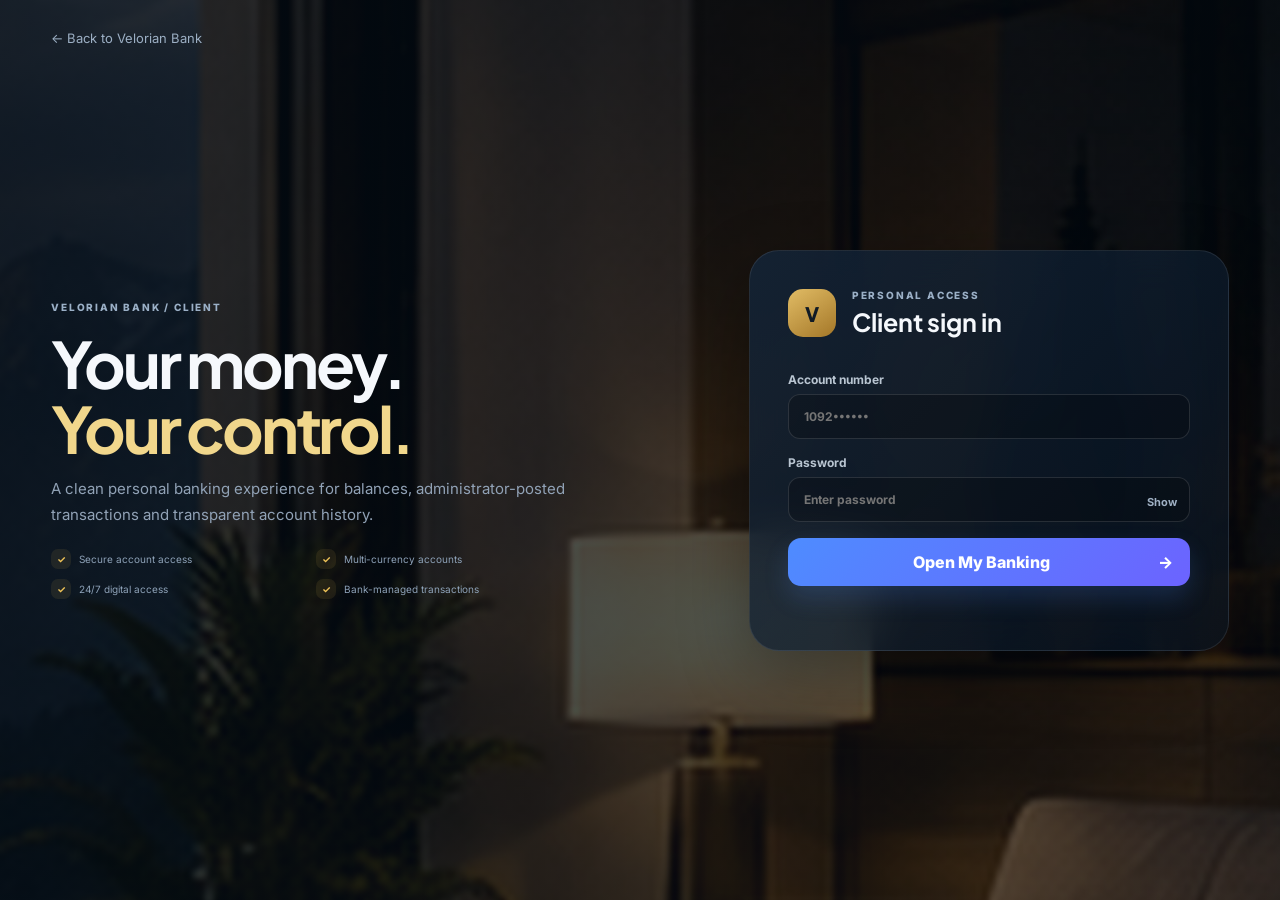
<file: client-login.html>
<!DOCTYPE html>
<html lang="en">
<head>
  <meta charset="UTF-8">
  <meta name="viewport" content="width=device-width, initial-scale=1.0">
  <title>Client Login — Velorian Bank</title>
  <link rel="preconnect" href="https://fonts.googleapis.com">
  <link rel="preconnect" href="https://fonts.gstatic.com" crossorigin>
  <link href="https://fonts.googleapis.com/css2?family=Inter:wght@400;500;600;700;800&family=Plus+Jakarta+Sans:wght@600;700;800&display=swap" rel="stylesheet">
  <link rel="stylesheet" href="css/styles.css">

  <link rel="stylesheet" href="css/preloader.css">
</head>
<body class="auth-body" style="background:linear-gradient(90deg,rgba(3,11,19,.84),rgba(3,12,21,.58)),url('assets/backgrounds/client-login-bg.jpg') center/cover fixed no-repeat;">
  <div id="vb-preloader" aria-label="Loading Velorian Bank" role="status">
    <div class="vb-loader-shell">
      <div class="vb-loader-mark">
        <span class="vb-loader-ring"></span>
        <img class="vb-loader-logo" src="assets/logo-transparent.png" alt="Velorian Bank">
      </div>
      <p class="vb-loader-name">Velorian Bank</p>
      <p class="vb-loader-status">Securing your banking experience</p>
      <div class="vb-loader-progress" aria-hidden="true"></div>
    </div>
  </div>

  <div class="auth-orb orb-left"></div>
  <div class="auth-orb orb-right"></div>

  <main class="auth-layout">
    <section class="auth-visual">
      <a href="index.html" class="back-link">← Back to Velorian Bank</a>
      <img src="assets/logo.jfif" alt="Velorian Bank" class="auth-logo">
      <span class="eyebrow">VELORIAN BANK / CLIENT</span>
      <h1>Your money.<br><span>Your control.</span></h1>
      <p>A clean personal banking experience for balances, administrator-posted transactions and transparent account history.</p>
      <div class="login-feature-list"><span><b>✓</b> Secure account access</span><span><b>✓</b> Multi-currency accounts</span><span><b>✓</b> 24/7 digital access</span><span><b>✓</b> Bank-managed transactions</span></div>
    </section>

    <section class="auth-card glass">
      <div class="auth-card-head">
        <div class="mini-brand">V</div>
        <div>
          <span class="card-kicker">PERSONAL ACCESS</span>
          <h2>Client sign in</h2>
        </div>
      </div>

      <form id="clientLoginForm" class="form-stack">
        <label>Account number
          <input id="clientAccount" inputmode="numeric" maxlength="10" autocomplete="username" placeholder="1092••••••" required>
        </label>
        <label>Password
          <div class="password-wrap">
            <input id="clientPassword" type="password" autocomplete="current-password" placeholder="Enter password" required>
            <button type="button" class="password-toggle" data-target="clientPassword">Show</button>
          </div>
        </label>
        <button class="primary-btn" type="submit">Open My Banking <span>→</span></button>
        <p id="clientLoginError" class="form-error"></p>
      </form>
</section>
  </main>
  <script src="js/storage.js"></script>
  <script src="js/auth.js"></script>

  <script src="js/preloader.js"></script>
</body>
</html>
</file>
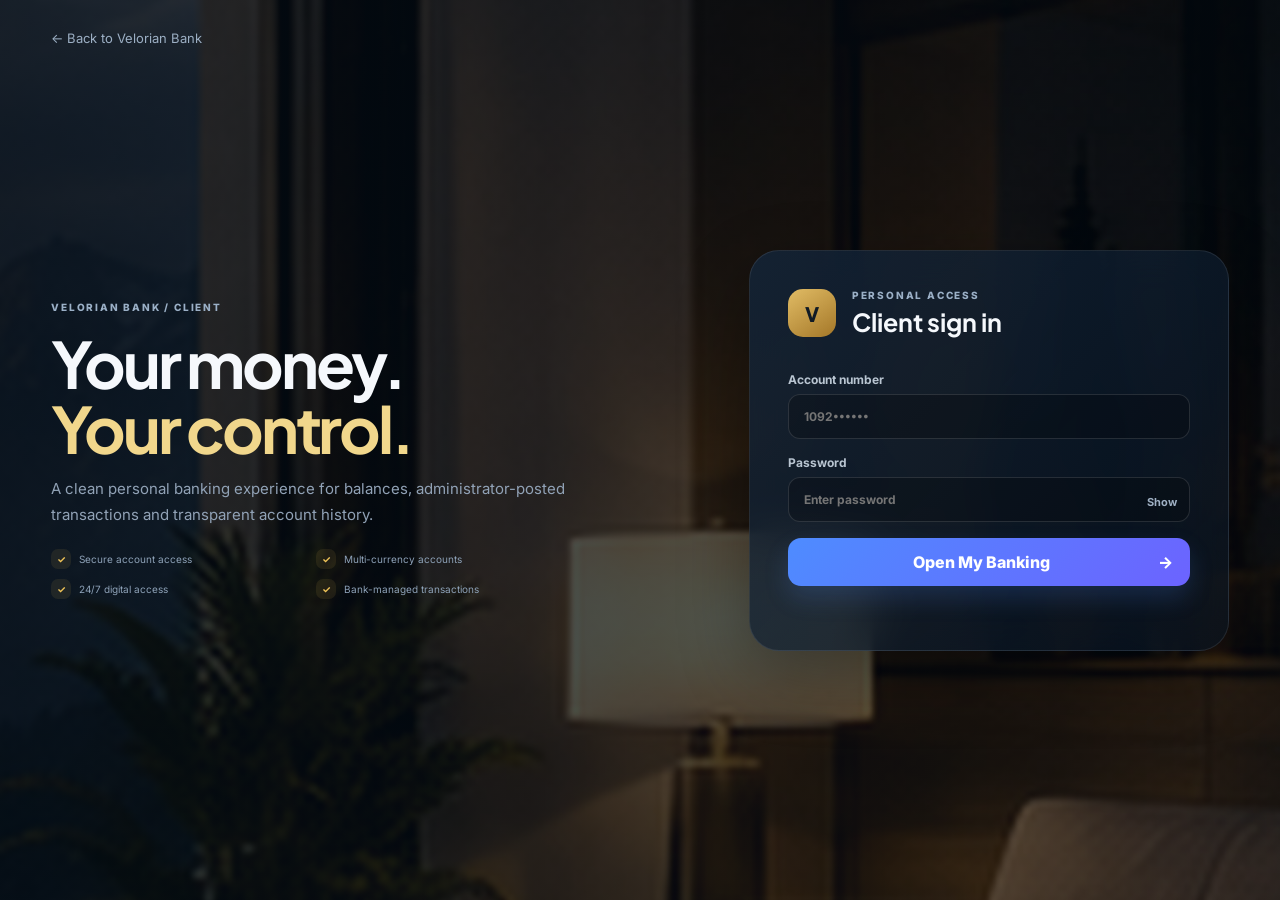
<file: client/first-login.html>
<!doctype html><html lang="en"><head><meta charset="utf-8"><meta name="viewport" content="width=device-width,initial-scale=1"><title>Set New Password — Velorian Bank</title><link rel="stylesheet" href="../css/styles.css">
  <link rel="stylesheet" href="../css/preloader.css">
</head><body class="login-page client-login-page">
  <div id="vb-preloader" aria-label="Loading Velorian Bank" role="status">
    <div class="vb-loader-shell">
      <div class="vb-loader-mark">
        <span class="vb-loader-ring"></span>
        <img class="vb-loader-logo" src="../assets/logo-transparent.png" alt="Velorian Bank">
      </div>
      <p class="vb-loader-name">Velorian Bank</p>
      <p class="vb-loader-status">Securing your banking experience</p>
      <div class="vb-loader-progress" aria-hidden="true"></div>
    </div>
  </div>
<div class="login-bg" style="background-image:linear-gradient(90deg,rgba(2,9,16,.90),rgba(3,13,23,.62)),url('../assets/backgrounds/client-login-bg.jpg')"></div><main class="login-shell"><section class="login-card glass"><img src="../assets/logo-transparent.png" class="login-logo" alt="Velorian Bank"><span class="eyebrow">FIRST-TIME SECURITY SETUP</span><h1>Create your new password</h1><p class="login-sub">For your security, the temporary password assigned by Velorian Bank must be replaced before you can access your account.</p><form id="firstPasswordForm" class="form-stack"><label>Temporary password<input id="currentPassword" type="password" autocomplete="current-password" required></label><label>New password<input id="newPassword" type="password" minlength="8" autocomplete="new-password" required><small>Use at least 8 characters.</small></label><label>Confirm new password<input id="confirmPassword" type="password" minlength="8" autocomplete="new-password" required></label><div id="firstPasswordError" class="login-error"></div><button class="primary-btn" type="submit">Create password →</button></form><button id="logoutFirst" class="text-btn" type="button">Sign out</button></section></main><script src="../js/storage.js"></script><script src="../js/access-control.js"></script><script src="../js/first-login.js"></script>
  <script src="../js/preloader.js"></script>
</body></html>
</file>
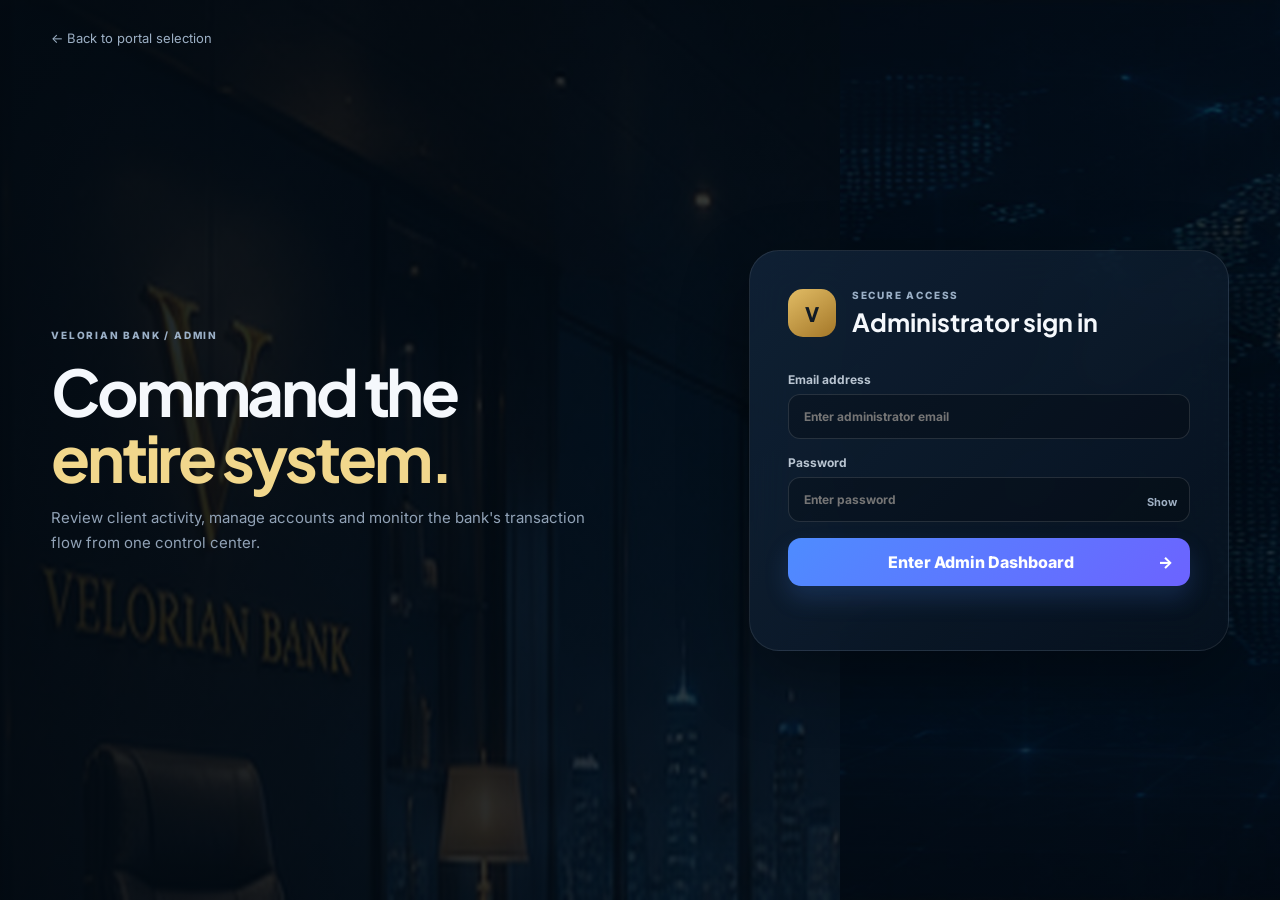
<file: control-center/login.html>
<!DOCTYPE html>
<html lang="en">
<head>
  <meta charset="UTF-8">
  <meta name="robots" content="noindex,nofollow,noarchive">
  <meta name="viewport" content="width=device-width, initial-scale=1.0">
  <title>Administrator Login — Velorian Bank</title>
  <link rel="preconnect" href="https://fonts.googleapis.com">
  <link rel="preconnect" href="https://fonts.gstatic.com" crossorigin>
  <link href="https://fonts.googleapis.com/css2?family=Inter:wght@400;500;600;700;800&family=Plus+Jakarta+Sans:wght@600;700;800&display=swap" rel="stylesheet">
  <link rel="stylesheet" href="../css/styles.css">

  <link rel="stylesheet" href="../css/preloader.css">
</head>
<body class="auth-body" style="background:linear-gradient(90deg,rgba(3,11,19,.84),rgba(3,12,21,.58)),url('../assets/backgrounds/admin-login-bg.jpg') center/cover fixed no-repeat;">
  <div id="vb-preloader" aria-label="Loading Velorian Bank" role="status">
    <div class="vb-loader-shell">
      <div class="vb-loader-mark">
        <span class="vb-loader-ring"></span>
        <img class="vb-loader-logo" src="../assets/logo-transparent.png" alt="Velorian Bank">
      </div>
      <p class="vb-loader-name">Velorian Bank</p>
      <p class="vb-loader-status">Securing your banking experience</p>
      <div class="vb-loader-progress" aria-hidden="true"></div>
    </div>
  </div>

  <div class="auth-orb orb-left"></div>
  <div class="auth-orb orb-right"></div>

  <main class="auth-layout">
    <section class="auth-visual">
      <a href="../index.html" class="back-link">← Back to portal selection</a>
      <img src="../assets/logo.jfif" alt="Velorian Bank" class="auth-logo">
      <span class="eyebrow">VELORIAN BANK / ADMIN</span>
      <h1>Command the<br><span>entire system.</span></h1>
      <p>Review client activity, manage accounts and monitor the bank's transaction flow from one control center.</p>
    </section>

    <section class="auth-card glass">
      <div class="auth-card-head">
        <div class="mini-brand">V</div>
        <div>
          <span class="card-kicker">SECURE ACCESS</span>
          <h2>Administrator sign in</h2>
        </div>
      </div>

      <form id="adminLoginForm" class="form-stack">
        <label>Email address
          <input id="adminEmail" type="email" autocomplete="username" placeholder="Enter administrator email" required>
        </label>
        <label>Password
          <div class="password-wrap">
            <input id="adminPassword" type="password" autocomplete="current-password" placeholder="Enter password" required>
            <button type="button" class="password-toggle" data-target="adminPassword">Show</button>
          </div>
        </label>
        <button class="primary-btn" type="submit">Enter Admin Dashboard <span>→</span></button>
        <p id="adminLoginError" class="form-error"></p>
      </form>
</section>
  </main>
  <script src="../js/storage.js"></script>
  <script src="../js/auth.js"></script>

  <script src="../js/preloader.js"></script>
</body>
</html>
</file>
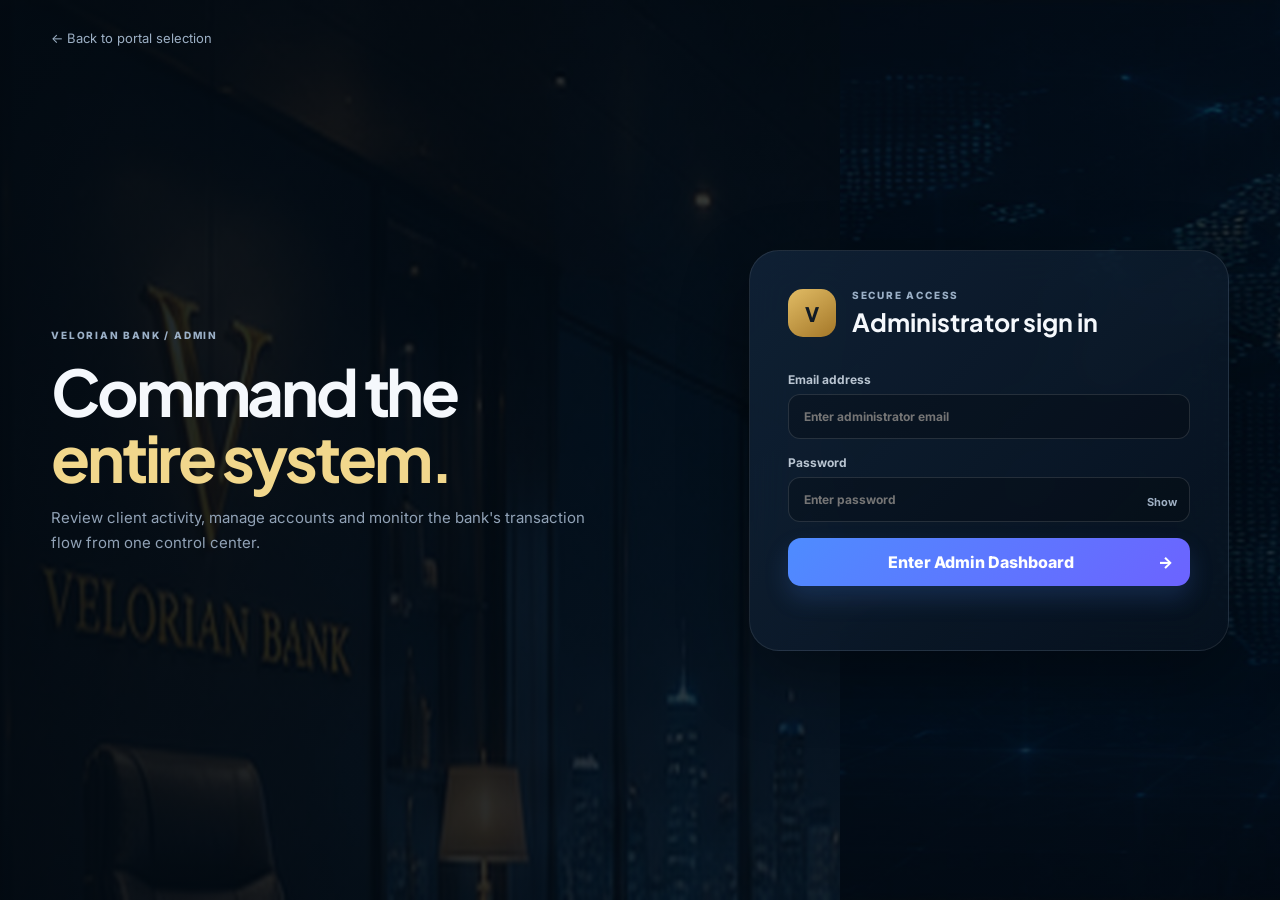
<file: control-center/portal.html>
<!doctype html>
<html lang="en">
<head>
  <meta charset="utf-8">
  <meta name="robots" content="noindex,nofollow,noarchive">
  <meta name="viewport" content="width=device-width, initial-scale=1">
  <meta http-equiv="refresh" content="0;url=index.html">
  <title>Administrator Portal — Velorian Bank</title>
  <link rel="stylesheet" href="../css/styles.css">
  <link rel="stylesheet" href="../css/preloader.css">
</head>
<body class="auth-body">
  <div id="vb-preloader" aria-label="Loading Velorian Bank administrator portal" role="status">
    <div class="vb-loader-shell">
      <div class="vb-loader-mark"><span class="vb-loader-ring"></span><img class="vb-loader-logo" src="../assets/logo-transparent.png" alt="Velorian Bank"></div>
      <p class="vb-loader-name">Velorian Bank</p>
      <p class="vb-loader-status">Opening administrator control center</p>
      <div class="vb-loader-progress" aria-hidden="true"></div>
    </div>
  </div>
  <main class="auth-layout">
    <section class="auth-card glass" style="margin:auto;text-align:center;max-width:560px">
      <span class="eyebrow">RESTRICTED ACCESS</span>
      <h1>Administrator Portal</h1>
      <p>Redirecting to the protected Velorian Bank Control Center…</p>
      <a class="primary-btn" href="index.html">Continue to Administrator Portal →</a>
    </section>
  </main>
  <script src="../js/storage.js"></script>
  <script>
    const s = vbGetSession();
    if (!s || s.role !== 'admin') location.replace('login.html');
    else setTimeout(() => location.replace('index.html'), 250);
  </script>
  <script src="../js/preloader.js"></script>
</body>
</html>
</file>
<file: css/preloader.css>
/* =========================================================
   VELORIAN BANK — PREMIUM GLOBAL PRELOADER
   ========================================================= */
#vb-preloader {
  position: fixed;
  inset: 0;
  z-index: 999999;
  display: grid;
  place-items: center;
  background:
    radial-gradient(circle at 50% 45%, rgba(212,169,72,.10), transparent 28%),
    linear-gradient(145deg, #030b14 0%, #071522 52%, #02070d 100%);
  opacity: 1;
  visibility: visible;
  transition: opacity .55s ease, visibility .55s ease;
}

#vb-preloader.vb-preloader-hide {
  opacity: 0;
  visibility: hidden;
  pointer-events: none;
}

.vb-loader-shell {
  width: min(340px, 84vw);
  text-align: center;
  color: #f7f9fc;
}

.vb-loader-mark {
  position: relative;
  width: 104px;
  height: 104px;
  margin: 0 auto 26px;
  display: grid;
  place-items: center;
}

.vb-loader-ring,
.vb-loader-ring::before {
  position: absolute;
  inset: 0;
  border-radius: 50%;
  content: "";
}

.vb-loader-ring {
  border: 1px solid rgba(226,190,96,.22);
  border-top-color: #e4bd5d;
  border-right-color: rgba(228,189,93,.55);
  animation: vb-spin 1.25s linear infinite;
}

.vb-loader-ring::before {
  inset: 9px;
  border: 1px solid rgba(92,157,255,.16);
  border-bottom-color: rgba(92,157,255,.85);
  animation: vb-spin-reverse 1.7s linear infinite;
}

.vb-loader-logo {
  position: relative;
  z-index: 2;
  width: 62px;
  height: 62px;
  object-fit: contain;
  filter: drop-shadow(0 0 18px rgba(224,186,83,.20));
  animation: vb-breathe 1.8s ease-in-out infinite;
}

.vb-loader-name {
  margin: 0;
  font-family: Inter, "Plus Jakarta Sans", Arial, sans-serif;
  font-size: 12px;
  font-weight: 800;
  letter-spacing: .28em;
  text-transform: uppercase;
}

.vb-loader-status {
  margin: 9px 0 0;
  color: rgba(220,229,240,.68);
  font-family: Inter, "Plus Jakarta Sans", Arial, sans-serif;
  font-size: 11px;
  letter-spacing: .12em;
  text-transform: uppercase;
}

.vb-loader-progress {
  width: 170px;
  height: 2px;
  margin: 18px auto 0;
  overflow: hidden;
  border-radius: 999px;
  background: rgba(255,255,255,.10);
}

.vb-loader-progress::after {
  display: block;
  width: 45%;
  height: 100%;
  content: "";
  border-radius: inherit;
  background: linear-gradient(90deg, transparent, #e5bd60, #fff0a9, transparent);
  animation: vb-progress 1.15s ease-in-out infinite;
}

@keyframes vb-spin { to { transform: rotate(360deg); } }
@keyframes vb-spin-reverse { to { transform: rotate(-360deg); } }
@keyframes vb-breathe {
  0%,100% { transform: scale(.96); opacity: .82; }
  50% { transform: scale(1.04); opacity: 1; }
}
@keyframes vb-progress {
  from { transform: translateX(-160%); }
  to { transform: translateX(390%); }
}

@media (prefers-reduced-motion: reduce) {
  #vb-preloader, .vb-loader-ring, .vb-loader-ring::before,
  .vb-loader-logo, .vb-loader-progress::after {
    animation: none !important;
  }
}
</file>
<file: css/styles.css>
:root {
  --bg: #07101c;
  --bg-soft: #0b1625;
  --panel: rgba(15, 29, 46, .74);
  --panel-strong: #0e1d2f;
  --border: rgba(255,255,255,.09);
  --text: #f5f8fc;
  --muted: #91a2b6;
  --gold: #d5a94f;
  --gold-soft: #f1d78c;
  --blue: #4e8cff;
  --blue-2: #6c63ff;
  --green: #31d59b;
  --red: #f46b7b;
  --shadow: 0 24px 70px rgba(0,0,0,.32);
  --radius: 24px;
  --radius-sm: 14px;
  --font: Inter, system-ui, sans-serif;
  --display: "Plus Jakarta Sans", Inter, system-ui, sans-serif;
}

* { box-sizing: border-box; }
html { scroll-behavior: smooth; }
body { margin: 0; background: var(--bg); color: var(--text); font-family: var(--font); }
button, input, select { font: inherit; }
button, a { -webkit-tap-highlight-color: transparent; }
a { color: inherit; text-decoration: none; }
button { cursor: pointer; }

.glass {
  background: linear-gradient(135deg, rgba(19,38,60,.78), rgba(8,19,32,.68));
  border: 1px solid var(--border);
  box-shadow: var(--shadow);
  backdrop-filter: blur(22px);
  -webkit-backdrop-filter: blur(22px);
}

.eyebrow, .card-kicker {
  display: block;
  color: #9bb0c7;
  font-size: 10px;
  font-weight: 800;
  letter-spacing: .18em;
  text-transform: uppercase;
}
h1,h2,h3 { font-family: var(--display); margin: 0; }
p { color: var(--muted); line-height: 1.7; }

.ambient, .auth-orb {
  position: fixed; border-radius: 50%; filter: blur(90px); opacity: .18; pointer-events: none;
}
.ambient-one { width: 420px; height: 420px; background: #326cff; top: -180px; left: -140px; }
.ambient-two { width: 480px; height: 480px; background: #a77a28; right: -220px; bottom: -180px; }

.landing-body, .auth-body { min-height: 100vh; overflow-x: hidden; background: radial-gradient(circle at 15% 20%, rgba(49,90,150,.22), transparent 30%), radial-gradient(circle at 85% 80%, rgba(180,132,40,.12), transparent 30%), var(--bg); }
.landing-shell { width: min(1160px, 92%); margin: auto; min-height: 100vh; display: grid; grid-template-columns: 1.05fr .95fr; gap: 70px; align-items: center; position: relative; }
.landing-brand { padding: 70px 0; }
.landing-logo { width: 330px; max-width: 80%; object-fit: contain; mix-blend-mode: screen; filter: drop-shadow(0 12px 25px rgba(0,0,0,.22)); }
.landing-brand h1 { font-size: clamp(42px, 5.5vw, 72px); line-height: 1.02; margin-top: 28px; letter-spacing: -.05em; }
.landing-brand h1 span, .auth-visual h1 span { color: var(--gold-soft); }
.landing-brand p { max-width: 580px; font-size: 16px; margin: 24px 0; }
.trust-row { display: flex; flex-wrap: wrap; gap: 14px; color: #c2d0df; font-size: 12px; }
.portal-grid { display: grid; gap: 18px; }
.portal-card { min-height: 230px; border: 1px solid var(--border); border-radius: 28px; padding: 30px; background: linear-gradient(145deg, rgba(24,46,71,.75), rgba(9,19,31,.78)); box-shadow: var(--shadow); display: grid; grid-template-columns: auto 1fr auto; gap: 20px; align-items: start; transition: transform .25s, border-color .25s, background .25s; }
.portal-card:hover { transform: translateY(-7px); border-color: rgba(213,169,79,.42); background: linear-gradient(145deg, rgba(30,55,83,.85), rgba(10,21,34,.84)); }
.portal-card h2 { margin-top: 8px; font-size: 28px; }
.portal-card p { font-size: 13px; margin-bottom: 0; }
.portal-icon { width: 52px; height: 52px; border-radius: 16px; display: grid; place-items: center; font-size: 24px; }
.admin-icon { background: rgba(108,99,255,.15); color: #9c96ff; }
.client-icon { background: rgba(49,213,155,.12); color: var(--green); }
.portal-arrow { font-size: 26px; color: #73879d; transition: transform .25s; }
.portal-card:hover .portal-arrow { transform: translateX(5px); color: white; }

.auth-layout { min-height: 100vh; width: min(1180px, 92%); margin: auto; display: grid; grid-template-columns: 1fr 480px; gap: 100px; align-items: center; position: relative; }
.back-link { position: absolute; top: 30px; left: 0; color: #9cafc4; font-size: 13px; }
.auth-visual .auth-logo { width: 230px; max-width: 60%; margin-bottom: 30px; mix-blend-mode: screen; }
.auth-visual .auth-logo { display: none !important; }
.auth-visual h1 { font-size: clamp(45px, 5vw, 70px); line-height: 1.02; margin-top: 18px; letter-spacing: -.05em; }
.auth-visual p { max-width: 560px; font-size: 15px; }
.auth-card { border-radius: 30px; padding: 38px; }
.auth-card-head { display: flex; gap: 16px; align-items: center; margin-bottom: 34px; }
.auth-card-head h2 { font-size: 25px; margin-top: 5px; }
.mini-brand { width: 48px; height: 48px; border-radius: 15px; display: grid; place-items: center; background: linear-gradient(145deg, #e1bc65, #a47728); color: #101a25; font-family: var(--display); font-weight: 900; font-size: 20px; }
.form-stack { display: grid; gap: 18px; }
.form-stack label { color: #b8c7d8; font-size: 12px; font-weight: 700; display: grid; gap: 8px; }
.form-stack input, .search-input, select { width: 100%; color: white; background: rgba(5,14,24,.72); border: 1px solid rgba(255,255,255,.10); border-radius: 13px; outline: none; padding: 14px 15px; transition: border .2s, box-shadow .2s; }
.form-stack input:focus, .search-input:focus, select:focus { border-color: rgba(78,140,255,.7); box-shadow: 0 0 0 4px rgba(78,140,255,.09); }
.password-wrap { position: relative; }
.password-wrap input { padding-right: 64px; }
.password-toggle { position: absolute; right: 7px; top: 7px; height: 36px; border: 0; border-radius: 9px; color: #9fb0c3; background: transparent; font-size: 11px; }
.primary-btn, .secondary-btn, .success-btn, .danger-btn { border: 0; border-radius: 13px; padding: 14px 17px; color: white; font-weight: 800; transition: transform .2s, box-shadow .2s, filter .2s; }
.primary-btn { background: linear-gradient(135deg, #4e8cff, #6c63ff); box-shadow: 0 12px 25px rgba(78,140,255,.18); }
.primary-btn:hover, .secondary-btn:hover, .success-btn:hover, .danger-btn:hover { transform: translateY(-2px); filter: brightness(1.08); }
.primary-btn span { float: right; }
.primary-btn.compact { width: auto; }
.secondary-btn { background: rgba(255,255,255,.08); border: 1px solid var(--border); }
.success-btn { background: linear-gradient(135deg, #21b982, #2dd49c); color: #062218; }
.danger-btn { background: linear-gradient(135deg, #e85c6d, #f57986); color: #29070d; }
.form-error { min-height: 16px; margin: -6px 0 0; color: #ff7d8a; font-size: 12px; }

.app-body { min-height: 100vh; background: radial-gradient(circle at 75% 0%, rgba(47,90,155,.16), transparent 30%), var(--bg); }
.sidebar { position: fixed; left: 0; top: 0; bottom: 0; width: 250px; border-right: 1px solid var(--border); background: rgba(6,15,25,.9); backdrop-filter: blur(22px); z-index: 50; padding: 24px 16px; display: flex; flex-direction: column; }
.sidebar-brand img { width: 175px; height: 78px; object-fit: contain; mix-blend-mode: screen; }
.side-role { margin: 15px 5px 22px; color: #92a5ba; font-size: 11px; display: flex; align-items: center; gap: 8px; }
.status-dot { width: 7px; height: 7px; border-radius: 50%; background: var(--green); box-shadow: 0 0 12px var(--green); }
.sidebar nav { display: grid; gap: 5px; }
.nav-item { width: 100%; border: 0; background: transparent; color: #8193a8; text-align: left; padding: 13px 14px; border-radius: 12px; font-size: 13px; display: flex; gap: 13px; align-items: center; }
.nav-item.active, .nav-item:hover { background: rgba(78,140,255,.11); color: white; }
.sidebar-bottom { margin-top: auto; display: grid; gap: 15px; }
.security-note { display: flex; gap: 10px; padding: 13px; border-radius: 13px; background: rgba(49,213,155,.05); border: 1px solid rgba(49,213,155,.10); }
.security-note > span { color: var(--green); }
.security-note strong, .security-note small { display: block; }
.security-note strong { font-size: 10px; }
.security-note small { color: #7890a5; font-size: 9px; margin-top: 3px; }
.logout-btn { border: 0; background: transparent; color: #8395a9; text-align: left; padding: 12px 8px; display: flex; gap: 10px; }
.logout-btn:hover { color: #ff8792; }
.app-main { margin-left: 250px; min-height: 100vh; }
.topbar { min-height: 88px; padding: 18px 34px; border-bottom: 1px solid var(--border); display: flex; align-items: center; justify-content: space-between; gap: 20px; background: rgba(7,16,28,.55); backdrop-filter: blur(20px); position: sticky; top: 0; z-index: 20; }
.topbar h1 { font-size: 21px; margin-top: 5px; }
.topbar-user { display: flex; gap: 11px; align-items: center; }
.topbar-user strong, .topbar-user small { display: block; }
.topbar-user strong { font-size: 12px; }
.topbar-user small { font-size: 10px; color: var(--muted); margin-top: 3px; }
.avatar { width: 38px; height: 38px; border-radius: 50%; display: grid; place-items: center; background: linear-gradient(145deg,#d7ad58,#7b591d); color: #111b26; font-size: 11px; font-weight: 900; }
.menu-btn { display: none; background: transparent; border: 0; color: white; font-size: 22px; }
.dashboard-content { padding: 30px 34px 60px; max-width: 1500px; }
.dashboard-section { display: none; animation: sectionIn .3s ease; }
.dashboard-section.active { display: block; }
@keyframes sectionIn { from { opacity: 0; transform: translateY(5px); } to { opacity: 1; transform: none; } }
.welcome-banner { border-radius: 22px; padding: 27px 30px; display: flex; justify-content: space-between; align-items: center; margin-bottom: 20px; }
.welcome-banner h2 { margin-top: 8px; font-size: 24px; }
.welcome-banner p { margin: 6px 0 0; font-size: 12px; }
.stats-grid { display: grid; grid-template-columns: repeat(4,1fr); gap: 16px; margin-bottom: 18px; }
.stat-card { padding: 20px; border-radius: 20px; }
.stat-card .stat-top { display: flex; justify-content: space-between; color: #8498ad; font-size: 11px; }
.stat-card strong { display: block; margin: 16px 0 7px; font-family: var(--display); font-size: 26px; }
.stat-card small { color: #71869b; font-size: 10px; }
.stat-icon { width: 33px; height: 33px; border-radius: 10px; display: grid; place-items: center; }
.blue { color: #77a6ff; background: rgba(78,140,255,.11); }
.green { color: var(--green); background: rgba(49,213,155,.10); }
.red { color: var(--red); background: rgba(244,107,123,.10); }
.gold { color: var(--gold-soft); background: rgba(213,169,79,.10); }
.two-column { display: grid; grid-template-columns: 1.35fr .65fr; gap: 18px; }
.panel { border-radius: 22px; overflow: hidden; }
.panel-head { display: flex; justify-content: space-between; align-items: center; gap: 15px; padding: 23px 24px; }
.panel-head h2, .panel-head h3 { margin-top: 6px; font-size: 17px; }
.text-btn { background: transparent; border: 0; color: #79a6ff; font-size: 11px; }
.table-wrap { overflow-x: auto; }
table { width: 100%; border-collapse: collapse; min-width: 600px; }
th { color: #71869a; font-size: 9px; text-transform: uppercase; letter-spacing: .1em; font-weight: 800; text-align: left; padding: 12px 20px; border-top: 1px solid var(--border); }
td { padding: 15px 20px; border-top: 1px solid rgba(255,255,255,.055); color: #c5d1dd; font-size: 11px; white-space: nowrap; }
tbody tr:hover { background: rgba(255,255,255,.025); }
.amount-positive { color: var(--green); font-weight: 800; }
.amount-negative { color: var(--red); font-weight: 800; }
.badge { display: inline-flex; padding: 5px 8px; border-radius: 99px; font-size: 8px; font-weight: 800; text-transform: uppercase; letter-spacing: .07em; }
.badge-success { color: #6ff0bd; background: rgba(49,213,155,.09); }
.badge-pending { color: #f0ca76; background: rgba(213,169,79,.09); }
.client-list { padding: 0 20px 15px; }
.client-row { display: flex; align-items: center; gap: 11px; padding: 14px 0; border-top: 1px solid rgba(255,255,255,.055); }
.client-row .avatar { width: 32px; height: 32px; font-size: 9px; }
.client-row div:nth-child(2) { flex: 1; }
.client-row strong, .client-row small { display: block; }
.client-row strong { font-size: 11px; }
.client-row small { color: #6f8499; font-size: 9px; margin-top: 3px; }
.client-row .balance-mini { font-size: 11px; font-weight: 800; }
.section-heading { display: flex; align-items: end; justify-content: space-between; gap: 20px; margin-bottom: 22px; }
.section-heading h2 { margin-top: 7px; font-size: 27px; }
.section-heading p { margin: 6px 0 0; font-size: 12px; }
.toolbar { padding: 16px 20px; border-bottom: 1px solid var(--border); display: flex; gap: 10px; align-items: center; }
.search-input { max-width: 360px; font-size: 11px; }
.toolbar select { width: 150px; font-size: 11px; }
.muted { color: #71869a; font-size: 10px; margin-left: auto; }
.action-btn { border: 1px solid var(--border); background: rgba(255,255,255,.04); color: #a7bad0; border-radius: 8px; padding: 7px 9px; font-size: 9px; }
.action-btn:hover { color: white; border-color: rgba(78,140,255,.4); }
.mobile-overlay { display: none; }

.modal-backdrop { position: fixed; inset: 0; z-index: 100; background: rgba(0,0,0,.64); display: none; place-items: center; padding: 20px; backdrop-filter: blur(7px); }
.modal-backdrop.open { display: grid; }
.modal { width: min(520px, 100%); border-radius: 25px; padding: 30px; position: relative; max-height: 90vh; overflow: auto; }
.modal h2 { margin-top: 8px; font-size: 25px; }
.modal-sub { font-size: 12px; margin-top: 7px; }
.modal-close { position: absolute; top: 18px; right: 18px; width: 33px; height: 33px; border-radius: 10px; border: 1px solid var(--border); background: rgba(255,255,255,.05); color: #b7c6d6; font-size: 20px; }
.wide-modal { width: min(760px, 100%); }
.detail-hero { display: flex; align-items: center; gap: 15px; padding: 20px 0; }
.detail-hero .avatar { width: 56px; height: 56px; font-size: 14px; }
.detail-grid { display: grid; grid-template-columns: repeat(3,1fr); gap: 10px; margin: 8px 0 20px; }
.detail-box { padding: 15px; border-radius: 14px; background: rgba(255,255,255,.04); border: 1px solid var(--border); }
.detail-box span, .detail-box strong { display: block; }
.detail-box span { color: #74889d; font-size: 9px; text-transform: uppercase; letter-spacing: .08em; }
.detail-box strong { margin-top: 7px; font-size: 14px; }
.empty-state { padding: 45px 20px; text-align: center; color: #71869b; font-size: 11px; }

.client-topbar { height: 80px; padding: 0 max(4vw, 28px); border-bottom: 1px solid var(--border); display: flex; align-items: center; justify-content: space-between; background: rgba(7,16,28,.72); backdrop-filter: blur(20px); position: sticky; top: 0; z-index: 30; }
.client-logo img { width: 150px; height: 58px; object-fit: contain; mix-blend-mode: screen; }
.client-nav { display: flex; align-items: center; gap: 20px; }
.client-welcome { color: #8297ac; font-size: 11px; }
.client-welcome strong { color: white; }
.client-main { width: min(1180px, 92%); margin: auto; padding: 55px 0; }
.client-hero { display: flex; justify-content: space-between; align-items: end; gap: 30px; margin-bottom: 30px; }
.client-hero h1 { font-size: clamp(34px, 5vw, 53px); letter-spacing: -.045em; margin-top: 8px; }
.client-hero p { font-size: 13px; margin: 10px 0 0; }
.account-chip { padding: 15px 18px; border: 1px solid var(--border); background: rgba(255,255,255,.04); border-radius: 16px; min-width: 220px; }
.account-chip span, .account-chip strong { display: block; }
.account-chip span { color: #71869b; font-size: 8px; letter-spacing: .14em; }
.account-chip strong { margin: 7px 0; font-family: var(--display); font-size: 15px; letter-spacing: .08em; }
.account-chip button { border: 0; background: transparent; color: #79a6ff; padding: 0; font-size: 9px; }
.client-stats { display: grid; grid-template-columns: 2fr 1fr 1fr; gap: 16px; margin-bottom: 18px; }
.balance-card, .mini-stat { border-radius: 22px; padding: 24px; }
.balance-card { background: linear-gradient(135deg, rgba(29,58,91,.88), rgba(9,22,36,.8)); }
.balance-head { display: flex; justify-content: space-between; color: #94a9bf; font-size: 9px; font-weight: 800; letter-spacing: .14em; }
.icon-btn { border: 0; background: transparent; color: #7d94ab; }
.balance-value { font-family: var(--display); font-size: clamp(34px, 4vw, 48px); font-weight: 800; letter-spacing: -.04em; margin: 15px 0 6px; }
.balance-meta, .mini-stat small { color: #71869b; font-size: 10px; }
.mini-stat span { display: block; color: #8ea2b8; font-size: 10px; }
.mini-stat strong { display: block; font-family: var(--display); font-size: 24px; margin: 18px 0 8px; }
.money-grid { display: grid; grid-template-columns: 1fr 1fr; gap: 18px; margin-bottom: 18px; }
.money-card { padding: 24px; border-radius: 22px; }
.money-icon { width: 39px; height: 39px; display: grid; place-items: center; border-radius: 12px; margin-bottom: 18px; font-size: 20px; }
.deposit-card .money-icon { color: var(--green); background: rgba(49,213,155,.1); }
.withdrawal-card .money-icon { color: var(--red); background: rgba(244,107,123,.1); }
.money-card h2 { margin-top: 7px; font-size: 19px; }
.money-card p { font-size: 11px; margin: 7px 0 18px; }
.money-form { display: grid; grid-template-columns: 1fr auto; gap: 10px; }
.amount-input { display: flex; align-items: center; gap: 4px; background: rgba(5,14,24,.7); border: 1px solid var(--border); border-radius: 13px; padding-left: 14px; }
.amount-input span { color: #73869a; font-weight: 800; }
.amount-input input { width: 100%; border: 0; outline: 0; background: transparent; color: white; padding: 14px 12px; min-width: 0; }
.history-panel { border-radius: 22px; }
.live-pill { color: #6fe6b9; font-size: 9px; display: flex; align-items: center; gap: 6px; }
.live-pill i { width: 6px; height: 6px; background: var(--green); border-radius: 50%; box-shadow: 0 0 10px var(--green); }
.client-footer { width: min(1180px, 92%); margin: 0 auto; padding: 0 0 35px; display: flex; justify-content: space-between; color: #506478; font-size: 9px; letter-spacing: .04em; }

.toast { position: fixed; right: 25px; bottom: 25px; z-index: 200; background: #13273d; border: 1px solid var(--border); border-radius: 14px; padding: 14px 17px; box-shadow: var(--shadow); color: white; font-size: 11px; transform: translateY(20px); opacity: 0; pointer-events: none; transition: .25s; }
.toast.show { transform: none; opacity: 1; }
.toast.success { border-color: rgba(49,213,155,.28); }
.toast.error { border-color: rgba(244,107,123,.28); }

@media (max-width: 1050px) {
  .landing-shell { grid-template-columns: 1fr; gap: 20px; padding: 60px 0; }
  .landing-brand { padding: 0; text-align: center; }
  .landing-brand p { margin-left: auto; margin-right: auto; }
  .trust-row { justify-content: center; }
  .portal-grid { width: min(650px,100%); margin: auto; }
  .auth-layout { grid-template-columns: 1fr; gap: 35px; padding: 90px 0 50px; }
  .auth-visual { text-align: center; }
  .auth-visual p { margin-left: auto; margin-right: auto; }
  .back-link { left: 4%; }
  .auth-card { width: min(520px,100%); margin: auto; }
  .two-column { grid-template-columns: 1fr; }
  .stats-grid { grid-template-columns: repeat(2,1fr); }
}
@media (max-width: 760px) {
  .sidebar { transform: translateX(-105%); transition: transform .25s; }
  .sidebar.open { transform: none; }
  .mobile-overlay { position: fixed; inset: 0; background: rgba(0,0,0,.55); z-index: 45; }
  .mobile-overlay.open { display: block; }
  .app-main { margin-left: 0; }
  .topbar { padding: 15px 18px; }
  .menu-btn { display: block; }
  .topbar-user div:not(.avatar) { display: none; }
  .dashboard-content { padding: 20px 18px 45px; }
  .welcome-banner { align-items: start; gap: 18px; flex-direction: column; }
  .stats-grid { grid-template-columns: 1fr 1fr; gap: 10px; }
  .stat-card { padding: 15px; }
  .stat-card strong { font-size: 20px; }
  .section-heading { align-items: start; flex-direction: column; }
  .section-heading h2 { font-size: 24px; }
  .toolbar { align-items: stretch; flex-direction: column; }
  .search-input, .toolbar select { max-width: none; width: 100%; }
  .muted { margin-left: 0; }
  .client-topbar { padding: 0 18px; }
  .client-logo img { width: 130px; }
  .client-welcome { display: none; }
  .client-main { width: 92%; padding: 35px 0; }
  .client-hero { align-items: start; flex-direction: column; }
  .account-chip { width: 100%; }
  .client-stats { grid-template-columns: 1fr; }
  .balance-card { min-height: 170px; }
  .money-grid { grid-template-columns: 1fr; }
  .money-form { grid-template-columns: 1fr; }
  .client-footer { flex-direction: column; gap: 8px; }
  .detail-grid { grid-template-columns: 1fr; }
}
@media (max-width: 480px) {
  .landing-brand h1, .auth-visual h1 { font-size: 42px; }
  .landing-logo { width: 250px; }
  .portal-card { min-height: 0; padding: 22px; grid-template-columns: auto 1fr; }
  .portal-arrow { grid-column: 2; }
  .auth-card { padding: 25px 20px; }
  .auth-visual .auth-logo { width: 180px; }
  .stats-grid { grid-template-columns: 1fr; }
}

/* ===== Landing navigation desktop/mobile correction ===== */
/* Keep the mobile navigation hidden on desktop so its links never render as a second plain-text menu. */
.mobile-nav { display: none; }
.site-header { isolation: isolate; }
.nav-wrap { min-height: 76px; }
.site-logo { height: 58px; width: 178px; object-fit: contain; mix-blend-mode: normal; filter: drop-shadow(0 8px 18px rgba(0,0,0,.22)); }
.site-nav { flex: 1; justify-content: flex-end; }
.site-nav a, .site-nav .nav-button { white-space: nowrap; }
@media (max-width: 900px) {
  .site-logo { width: 165px; height: 54px; }
}
@media (max-width: 600px) {
  .mobile-nav { display: none; }
  .mobile-nav.open { display: grid; }
}

/* ===== Velorian Bank v2 additions ===== */
.client-cell{display:flex;align-items:center;gap:10px}.avatar.small{width:34px;height:34px;font-size:11px;flex:none}.client-cell small,.table-wrap td small{display:block;color:var(--muted,#71869b);font-size:11px;margin-top:3px}.audit-panel{margin-top:22px}.audit-list{display:grid;gap:0}.audit-row{display:flex;align-items:center;gap:12px;padding:13px 0;border-bottom:1px solid var(--border)}.audit-row:last-child{border-bottom:0}.audit-icon{width:30px;height:30px;border-radius:10px;display:grid;place-items:center;background:rgba(47,211,141,.1);color:#35d28c}.audit-row div:nth-child(2){display:flex;flex-direction:column;flex:1}.audit-row small{color:var(--muted);margin-top:3px}.audit-row time{font-size:11px;color:var(--muted)}
.form-grid{display:grid;grid-template-columns:1fr 1fr;gap:14px}.form-grid .full-field{grid-column:1/-1}.form-grid label{display:flex;flex-direction:column;gap:7px}.form-grid textarea,.form-grid select,.form-grid input{width:100%}.account-number-line{margin:12px 0 18px;padding:12px 14px;border:1px solid var(--border);border-radius:14px;background:rgba(255,255,255,.025);color:var(--muted);display:flex;justify-content:space-between}.account-number-line strong{color:var(--text)}
.detail-head{display:flex;align-items:center;gap:15px;margin-bottom:20px}.detail-avatar,.profile-avatar{width:58px;height:58px;border-radius:18px;display:grid;place-items:center;background:linear-gradient(135deg,#182d4b,#b89548);color:white;font-weight:800;font-size:18px;box-shadow:0 12px 30px rgba(0,0,0,.22)}.detail-head h2{margin:4px 0 3px}.detail-head p{margin:0;color:var(--muted);font-size:12px}.detail-actions{display:flex;flex-wrap:wrap;gap:9px;margin:18px 0 22px}.detail-actions .secondary-btn,.detail-actions .primary-btn{font-size:12px}
.account-profile{margin-top:20px;padding:20px 22px;display:flex;justify-content:space-between;align-items:center;gap:24px}.profile-main{display:flex;align-items:center;gap:14px}.profile-avatar{width:52px;height:52px;font-size:15px}.profile-main h2{margin:3px 0}.profile-main p{margin:0;color:var(--muted);font-size:12px}.profile-meta{display:flex;gap:34px}.profile-meta div{display:flex;flex-direction:column;gap:5px}.profile-meta span:first-child{font-size:10px;text-transform:uppercase;letter-spacing:.1em;color:var(--muted)}.profile-meta strong{font-size:13px}.quick-actions{display:grid;grid-template-columns:repeat(4,1fr);gap:13px;margin:20px 0}.quick-action{border:1px solid var(--border);border-radius:18px;background:rgba(255,255,255,.035);padding:17px;text-align:left;color:var(--text);cursor:pointer;transition:.22s;display:flex;flex-direction:column;gap:5px}.quick-action:hover{transform:translateY(-2px);border-color:rgba(184,149,72,.45);background:rgba(255,255,255,.06)}.quick-action>span{font-size:21px}.quick-action strong{font-size:14px}.quick-action small{color:var(--muted);font-size:11px}.deposit-action>span{color:#35d28c}.withdraw-action>span{color:#ef6674}.transfer-action>span{color:#6d9dff}.statement-action>span{color:#b89548}.client-app .history-panel{margin-top:22px}
.badge-danger{background:rgba(239,102,116,.12);color:#ff7885}.wide-modal{max-width:760px}.modal-sub{color:var(--muted);line-height:1.6}.money-form button:disabled{opacity:.45;cursor:not-allowed}.money-form input:disabled{opacity:.55}.empty-state{padding:28px 16px;text-align:center;color:var(--muted);font-size:13px}
@media(max-width:900px){.account-profile{align-items:flex-start;flex-direction:column}.profile-meta{width:100%;justify-content:space-between;gap:14px}.quick-actions{grid-template-columns:repeat(2,1fr)}}
@media(max-width:640px){.form-grid{grid-template-columns:1fr}.form-grid .full-field{grid-column:auto}.profile-meta{display:grid;grid-template-columns:1fr 1fr}.quick-actions{grid-template-columns:1fr 1fr}.detail-actions{flex-direction:column}.detail-actions button{width:100%}.account-number-line{font-size:11px}}

/* ===== Internal transfers ===== */
.transfer-recipient-card{margin:18px 0;padding:16px 18px;border:1px solid rgba(109,157,255,.2);background:linear-gradient(135deg,rgba(49,91,145,.16),rgba(255,255,255,.025));border-radius:16px}.transfer-recipient-card span{display:block;color:var(--muted);font-size:9px;letter-spacing:.12em}.transfer-recipient-card strong{display:block;margin-top:6px;font-family:var(--display);font-size:24px}.field-optional{color:var(--muted);font-size:10px}.transfer-out-icon{color:#ef6674}.transfer-in-icon{color:#35d28c}.transfer-action:disabled{opacity:.5;cursor:not-allowed}
/* ===== VELORIAN BANK V5 EXPERIENCE LAYER ===== */
.quick-actions{display:grid;grid-template-columns:repeat(4,1fr);gap:12px;margin:18px 0}.quick-action{border:1px solid var(--border);background:rgba(255,255,255,.035);color:#dbe6f1;border-radius:18px;padding:17px;text-align:left;cursor:pointer;transition:.22s}.quick-action:hover{transform:translateY(-2px);background:rgba(255,255,255,.06);border-color:rgba(255,255,255,.12)}.quick-action span{display:grid;place-items:center;width:34px;height:34px;border-radius:11px;background:rgba(255,255,255,.06);margin-bottom:13px;font-size:17px}.quick-action strong,.quick-action small{display:block}.quick-action strong{font-size:12px}.quick-action small{font-size:9px;color:#71869b;margin-top:4px}.deposit-action span{color:var(--green)}.withdraw-action span{color:var(--red)}.transfer-action span{color:#7ba8ff}.statement-action span{color:var(--gold-soft)}
.account-alert{display:flex;gap:12px;align-items:center;padding:14px 17px;border:1px solid rgba(244,107,123,.25);background:rgba(244,107,123,.07);border-radius:15px;margin:-12px 0 20px;color:#eab5bc;font-size:11px}.account-alert strong{color:#ff9aa7;text-transform:capitalize}.account-alert span{color:#9b7d85}.hidden{display:none!important}.notification-btn{position:relative;font-size:18px}.notification-count{position:absolute;right:-4px;top:-5px;min-width:14px;height:14px;padding:0 3px;border-radius:99px;background:#e85d6e;color:#fff;font-size:8px;display:grid;place-items:center}.history-tools{display:flex;gap:8px}.history-tools .search-input{width:170px}.history-tools select{width:150px}.security-strip{display:flex;justify-content:space-between;align-items:center;gap:20px;padding:22px;border-radius:20px;margin-top:18px}.security-strip h3{margin-top:6px;font-size:16px}.security-strip p{font-size:10px;margin-top:5px}.recipient-preview{display:flex;align-items:center;gap:10px;padding:12px;border:1px solid rgba(49,213,155,.22);background:rgba(49,213,155,.05);border-radius:12px}.recipient-preview strong,.recipient-preview small{display:block}.recipient-preview strong{font-size:11px}.recipient-preview small{font-size:9px;color:#72869b;margin-top:3px}.profile-avatar.small{width:30px;height:30px;font-size:9px}.transfer-recipient-card small{display:block;color:#64788c;font-size:9px;margin-top:5px}.notifications-list{display:grid;gap:9px;margin-top:20px}.notification-item{display:flex;gap:12px;padding:14px;border:1px solid var(--border);background:rgba(255,255,255,.025);border-radius:13px}.notification-item.unread{border-color:rgba(78,140,255,.28);background:rgba(78,140,255,.05)}.notification-item strong,.notification-item p,.notification-item small{display:block}.notification-item strong{font-size:11px}.notification-item p{font-size:10px;color:#8799ab;margin:4px 0}.notification-item small{font-size:8px;color:#586d82}.notification-dot{display:block;width:8px;height:8px;border-radius:50%;margin-top:5px;background:#79a6ff}.notification-dot.success{background:var(--green)}.notification-dot.warning{background:var(--gold-soft)}.receipt-brand{text-align:center;margin-bottom:15px}.receipt-brand img{width:145px;height:55px;object-fit:contain}.receipt-status{text-align:center;margin:10px}.receipt-amount{text-align:center;font-family:var(--display);font-size:40px;font-weight:800;margin:16px 0 25px}.receipt-grid{display:grid;grid-template-columns:1fr 1fr;gap:9px;margin-bottom:20px}.receipt-grid div{padding:13px;border-radius:12px;background:rgba(255,255,255,.04);border:1px solid var(--border)}.receipt-grid span,.receipt-grid strong{display:block}.receipt-grid span{font-size:8px;color:#6f8398;text-transform:uppercase;letter-spacing:.08em}.receipt-grid strong{font-size:10px;margin-top:5px;word-break:break-word}.analytics-grid{display:grid;grid-template-columns:1.5fr .5fr;gap:18px;margin:18px 0}.bar-chart{height:220px;display:grid;grid-template-columns:repeat(7,1fr);align-items:end;gap:12px;padding:10px 22px 18px}.bar-col{height:100%;display:flex;flex-direction:column;align-items:center;justify-content:end;gap:7px}.bar-value{font-size:7px;color:#74889d;min-height:10px}.bar-track{height:145px;width:100%;max-width:30px;border-radius:9px;background:rgba(255,255,255,.035);display:flex;align-items:end;overflow:hidden}.bar-track i{display:block;width:100%;border-radius:8px;background:linear-gradient(180deg,#6f9fff,#345ea6);min-height:5px}.bar-col>span{font-size:8px;color:#71869b}.status-breakdown{padding:7px 23px 20px}.status-line{margin:15px 0}.status-line>div:first-child{display:flex;justify-content:space-between;font-size:10px;color:#8194a7}.status-line strong{color:#e8eef4}.status-bar{height:7px;background:rgba(255,255,255,.05);border-radius:99px;overflow:hidden;margin-top:8px}.status-bar i{display:block;height:100%;border-radius:99px}.status-bar .green{background:var(--green)}.status-bar .red{background:var(--red)}.status-bar .gold{background:var(--gold-soft)}.status-bar .blue{background:#6e9eff}.full-audit{padding:8px 20px 20px}.audit-item{display:flex;gap:12px;padding:15px 5px;border-bottom:1px solid rgba(255,255,255,.05)}.audit-item:last-child{border-bottom:0}.audit-icon{width:30px;height:30px;border-radius:10px;display:grid;place-items:center;background:rgba(49,213,155,.08);color:var(--green);flex:0 0 auto}.audit-item strong,.audit-item p,.audit-item small{display:block}.audit-item strong{font-size:11px}.audit-item p{font-size:10px;color:#8a9caf;margin:4px 0}.audit-item small{font-size:8px;color:#5e7286}.settings-grid{display:grid;grid-template-columns:1fr 1fr;gap:18px}.setting-card{padding:24px;border-radius:20px}.setting-card h3{font-size:19px;margin-top:7px}.setting-card>p{font-size:10px;margin:5px 0 20px}.setting-row{display:flex;justify-content:space-between;padding:13px 0;border-top:1px solid rgba(255,255,255,.06);font-size:10px;color:#75899d}.setting-row strong{color:#dce6ef}.security-note.large{margin-top:15px}.inner-panel{border:1px solid var(--border);margin-top:15px}.detail-head{display:flex;align-items:center;gap:14px;padding:5px 0 18px}.detail-avatar{width:58px;height:58px;border-radius:17px;display:grid;place-items:center;background:linear-gradient(135deg,#b58a3a,#e4c47a);color:#132235;font-weight:900;font-size:15px}.detail-head h2{margin-top:6px}.detail-head p{font-size:10px;margin-top:4px}.detail-actions{display:flex;flex-wrap:wrap;gap:8px;margin-bottom:18px}.account-number-line{font-size:10px;color:#75899d;margin:10px 0 20px}.account-number-line strong{color:#fff;margin-left:5px;letter-spacing:.08em}.client-cell{display:flex;align-items:center;gap:9px}.client-cell small,.clientsTable td small{display:block;color:#71869b;font-size:8px;margin-top:3px}.avatar.small{width:30px;height:30px;font-size:8px}
@media(max-width:1050px){.analytics-grid{grid-template-columns:1fr}.settings-grid{grid-template-columns:1fr}.quick-actions{grid-template-columns:repeat(2,1fr)}}
@media(max-width:760px){.quick-actions{grid-template-columns:1fr 1fr}.client-hero{align-items:start;flex-direction:column}.account-chip{width:100%}.history-tools{display:none}.security-strip{align-items:start;flex-direction:column}.receipt-grid{grid-template-columns:1fr}.analytics-grid{gap:12px}.bar-chart{padding-left:12px;padding-right:12px;gap:6px}.bar-track{max-width:22px}.settings-grid{grid-template-columns:1fr}.detail-grid{grid-template-columns:1fr 1fr}.detail-actions .compact{flex:1 1 45%}.client-topbar{padding:0 18px}.client-welcome{display:none}.client-logo img{width:125px}.topbar h1{font-size:18px}}
@media print{body{background:#fff!important;color:#111!important}.sidebar,.topbar,.client-topbar,.modal-backdrop,.toast{display:none!important}.app-main,.client-main{margin:0!important;width:100%!important}.glass{background:#fff!important;border:1px solid #ddd!important;box-shadow:none!important}}

.currency-control{margin-top:18px;padding-top:18px;border-top:1px solid rgba(255,255,255,.08)}
.currency-control>label{display:block;font-size:12px;font-weight:700;text-transform:uppercase;letter-spacing:.08em;color:var(--muted);margin-bottom:8px}
.inline-setting{display:flex;gap:10px;align-items:center}
.inline-setting select{flex:1;min-width:0}
.setting-help{display:block;margin-top:9px;color:var(--muted);line-height:1.5;font-size:12px}
@media(max-width:560px){.inline-setting{flex-direction:column;align-items:stretch}.inline-setting .primary-btn{width:100%}}

.rate-grid{display:grid;grid-template-columns:repeat(2,minmax(0,1fr));gap:12px;margin-top:16px}.rate-grid label{display:flex;flex-direction:column;gap:7px;font-size:12px;font-weight:700}.rate-grid input{width:100%;padding:12px;border:1px solid rgba(255,255,255,.12);border-radius:12px;background:rgba(255,255,255,.04);color:inherit;outline:none}.full-field{grid-column:1/-1}@media(max-width:700px){.rate-grid{grid-template-columns:1fr}}
/* Velorian premium page backgrounds */
.auth-body { background: #07101c; }

.login-page{min-height:100vh;position:relative;overflow:hidden}.login-bg{position:fixed;inset:0;background-size:cover;background-position:center;z-index:-2}.login-shell{min-height:100vh;display:grid;place-items:center;padding:24px}.login-card{width:min(520px,100%);padding:42px}.login-logo{width:190px;height:auto;display:block;margin:0 auto 28px}.login-card h1{font-family:inherit;font-size:38px;letter-spacing:-.03em;line-height:1.05;margin:12px 0}.login-sub{color:#a9b7c6;line-height:1.65}.login-card small{color:#8193a6}.login-error{display:none;color:#ff9ca7;font-size:12px;padding:10px 12px;border:1px solid rgba(243,107,122,.2);background:rgba(243,107,122,.08);border-radius:10px}.login-error.show{display:block}.form-stack{display:grid;gap:16px}.form-stack label{display:grid;gap:7px;color:#b9c5d1;font-size:12px;font-weight:700}.form-stack input,.form-stack select,.form-stack textarea{width:100%;padding:14px 15px;border-radius:12px;border:1px solid rgba(255,255,255,.12);background:rgba(0,0,0,.22);color:#fff;outline:none}.form-stack input:focus{border-color:rgba(225,189,104,.65);box-shadow:0 0 0 3px rgba(225,189,104,.08)}@media(max-width:600px){.login-card{padding:28px 20px}.login-logo{width:160px}.login-card h1{font-size:31px}}

.phone-field{display:grid;grid-template-columns:145px 1fr;gap:8px}.phone-field select,.phone-field input{min-width:0!important}@media(max-width:640px){.phone-field{grid-template-columns:125px 1fr}}


/* Administrator-controlled transaction notice */
.client-notice{display:flex;align-items:center;justify-content:space-between;gap:24px;margin:24px 0;padding:24px 28px;border:1px solid rgba(255,255,255,.09);background:linear-gradient(135deg,rgba(18,32,48,.78),rgba(8,18,30,.72));border-radius:22px}.client-notice h2{margin:7px 0 8px;font-size:22px}.client-notice p{margin:0;max-width:760px;color:var(--muted,#8fa0b5);line-height:1.6}.notice-badge{white-space:nowrap;padding:10px 14px;border-radius:999px;border:1px solid rgba(240,196,88,.25);background:rgba(240,196,88,.08);color:#f0c458;font-size:12px;font-weight:700}@media(max-width:700px){.client-notice{align-items:flex-start;flex-direction:column}.notice-badge{white-space:normal}}

/* Landing-page logo treatment: intentionally understated while remaining visible. */
.site-header .site-logo { opacity: .52; filter: saturate(.82) drop-shadow(0 5px 14px rgba(0,0,0,.16)); transition: opacity .2s ease, filter .2s ease; }
.site-header .site-logo:hover { opacity: .72; filter: saturate(.95) drop-shadow(0 7px 16px rgba(0,0,0,.2)); }

/* Modern client-dashboard additions inspired by contemporary digital-banking layouts. */
.dashboard-welcome-row{display:flex;align-items:flex-end;justify-content:space-between;gap:24px;margin:6px 0 22px}
.dashboard-welcome-row h1{font-size:clamp(30px,4.5vw,46px);letter-spacing:-.045em;margin-top:7px}
.dashboard-welcome-row p{font-size:12px;margin-top:8px}
.dashboard-status{display:flex;gap:8px;flex-wrap:wrap;justify-content:flex-end}
.status-chip{display:inline-flex;align-items:center;gap:7px;padding:9px 12px;border-radius:999px;border:1px solid var(--border);background:rgba(255,255,255,.035);font-size:9px;color:#8ea2b8}
.status-chip i{width:6px;height:6px;border-radius:50%;background:var(--green);box-shadow:0 0 9px rgba(49,213,155,.55)}
.client-dashboard-grid{display:grid;grid-template-columns:1.35fr .65fr;gap:18px;margin:18px 0}
.dashboard-panel{padding:22px;border-radius:22px}
.dashboard-panel-head{display:flex;align-items:center;justify-content:space-between;gap:14px;margin-bottom:16px}
.dashboard-panel-head h2{font-size:18px;margin-top:6px}
.dashboard-panel-head a,.text-btn{font-size:10px;color:#86aefc;background:none;border:0;cursor:pointer}
.account-summary-card{position:relative;overflow:hidden;min-height:210px;padding:26px;border-radius:24px;background:linear-gradient(135deg,rgba(28,59,91,.96),rgba(9,22,37,.92));border:1px solid rgba(255,255,255,.09);box-shadow:var(--shadow)}
.account-summary-card:after{content:"";position:absolute;width:220px;height:220px;border-radius:50%;right:-70px;top:-100px;background:rgba(236,194,91,.08);pointer-events:none}
.summary-top{display:flex;justify-content:space-between;gap:15px;position:relative;z-index:1}
.summary-label{font-size:9px;letter-spacing:.14em;color:#9bb0c5;font-weight:800}
.summary-account{font-size:13px;letter-spacing:.08em;margin-top:6px}
.summary-currency{padding:7px 10px;border:1px solid rgba(240,196,88,.24);border-radius:10px;color:#f0c458;background:rgba(240,196,88,.07);font-size:9px;font-weight:800}
.summary-balance{position:relative;z-index:1;margin-top:30px;font-family:var(--display);font-size:clamp(34px,4vw,50px);font-weight:800;letter-spacing:-.045em}
.summary-bottom{display:flex;justify-content:space-between;gap:15px;position:relative;z-index:1;margin-top:10px;color:#8297ac;font-size:9px}
.snapshot-grid{display:grid;grid-template-columns:1fr 1fr;gap:10px}
.snapshot-card{padding:18px;border-radius:18px;background:rgba(255,255,255,.035);border:1px solid var(--border)}
.snapshot-card span{display:block;color:#8195a9;font-size:9px}
.snapshot-card strong{display:block;font-family:var(--display);font-size:20px;margin-top:10px}
.snapshot-card small{display:block;color:#61758a;font-size:8px;margin-top:4px}
.client-dashboard-actions{display:grid;grid-template-columns:repeat(4,1fr);gap:12px;margin:18px 0}
.client-dashboard-actions .quick-action{min-height:116px}
.dashboard-activity{margin-top:18px}
.dashboard-activity .table-wrap{max-height:340px;overflow:auto}
.dashboard-side{display:grid;gap:18px}
.account-details-list{display:grid;gap:0}
.account-details-list div{display:flex;justify-content:space-between;gap:18px;padding:12px 0;border-top:1px solid rgba(255,255,255,.06);font-size:9px}
.account-details-list div:first-child{border-top:0}
.account-details-list span{color:#71869b}
.account-details-list strong{text-align:right;color:#dfe8f1}
.support-card{padding:22px;border-radius:22px;background:linear-gradient(135deg,rgba(19,42,65,.8),rgba(9,20,33,.7));border:1px solid var(--border)}
.support-card h3{font-size:17px;margin:7px 0}
.support-card p{font-size:10px;line-height:1.6}
.support-actions{display:flex;gap:8px;margin-top:15px;flex-wrap:wrap}
.dashboard-disclaimer{margin-top:18px;padding:14px 16px;border-radius:14px;border:1px solid rgba(240,196,88,.16);background:rgba(240,196,88,.045);color:#8c9caf;font-size:9px;line-height:1.6}
@media(max-width:980px){.client-dashboard-grid{grid-template-columns:1fr}.client-dashboard-actions{grid-template-columns:repeat(2,1fr)}}
@media(max-width:700px){.dashboard-welcome-row{align-items:flex-start;flex-direction:column}.dashboard-status{justify-content:flex-start}.client-dashboard-actions{grid-template-columns:1fr 1fr}.snapshot-grid{grid-template-columns:1fr 1fr}.summary-bottom{flex-direction:column;gap:5px}}

.login-feature-list{display:grid;grid-template-columns:1fr 1fr;gap:10px;margin-top:22px;max-width:520px}.login-feature-list span{display:flex;align-items:center;gap:8px;color:#8ea2b8;font-size:10px}.login-feature-list b{display:grid;place-items:center;width:20px;height:20px;border-radius:7px;background:rgba(240,196,88,.09);color:#f0c458;font-size:10px}@media(max-width:600px){.login-feature-list{grid-template-columns:1fr}}

/* Administrator destructive action */
.danger-action{border-color:rgba(220,80,80,.45)!important;color:#ff8f8f!important}
.danger-action:hover{border-color:rgba(220,80,80,.75)!important;color:#fff!important}
</file>
